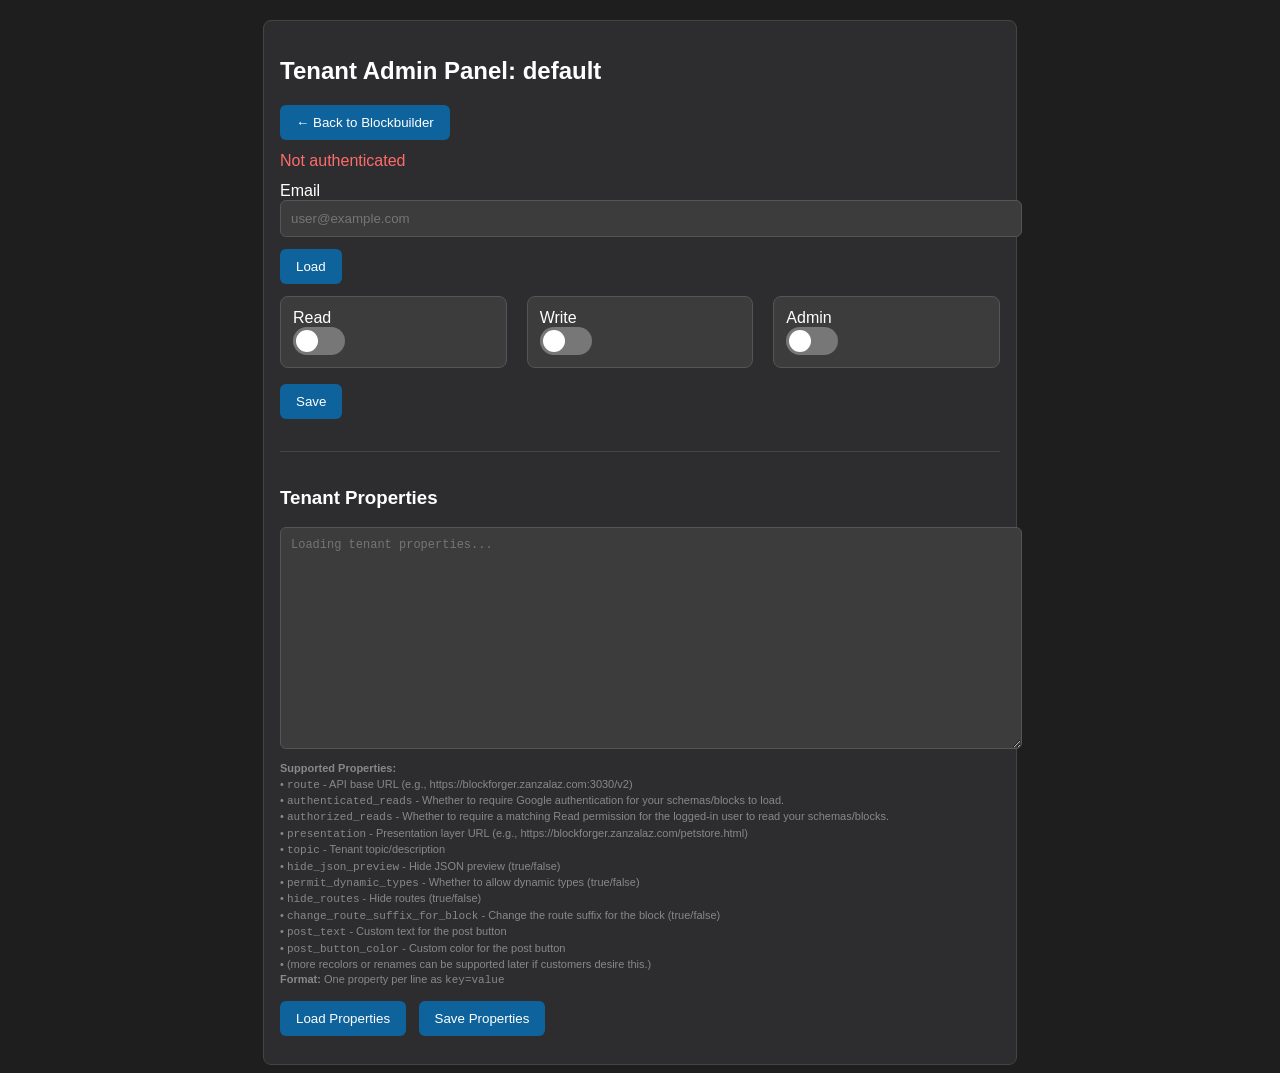
<file: public/admin.html>
<!DOCTYPE html>
<html>
<head>
  <meta charset="utf-8">
  <title>Admin Panel</title>
  <link rel="icon" href="favicon.ico">
  <meta name="viewport" content="width=device-width, initial-scale=1" />
  <style>
    body { font-family: Segoe UI, Arial, sans-serif; margin: 0; padding: 20px; background: #1e1e1e; color: #fff; }
    .card { background:#2d2d30; border:1px solid #444; border-radius:8px; padding:16px; max-width:720px; margin:0 auto; }
    .row { margin: 12px 0; }
    input[type=email], input[type=text] { width:100%; padding:10px; border-radius:6px; border:1px solid #555; background:#3c3c3c; color:#fff; }
    button { background:#0e639c; color:#fff; border:none; padding:10px 16px; border-radius:6px; cursor:pointer; }
    button:disabled { background:#555; cursor:not-allowed; }
    .sliders { display:flex; gap:20px; margin-top:12px; }
    .slider { flex:1; background:#3c3c3c; padding:12px; border-radius:8px; border:1px solid #555; }
    .switch { position: relative; display: inline-block; width: 52px; height: 28px; }
    .switch input { opacity: 0; width: 0; height: 0; }
    .slider-toggle { position: absolute; cursor: pointer; top: 0; left: 0; right: 0; bottom: 0; background-color: #777; transition: .2s; border-radius: 28px; }
    .slider-toggle:before { position: absolute; content: ""; height: 22px; width: 22px; left: 3px; bottom: 3px; background-color: white; transition: .2s; border-radius: 50%; }
    input:checked + .slider-toggle { background-color: #2196F3; }
    input:checked + .slider-toggle:before { transform: translateX(24px); }
    .hidden { display:none; }
    .error { color:#ff6b6b; }
    .ok { color:#6cbf6c; }
  </style>
</head>
<body>
  <div class="card">
    <h2>Tenant Admin Panel: <strong id="currentTenant">Loading...</strong></h2>
    <div class="row">
      <button id="backBtn" onclick="goBack()">← Back to Blockbuilder</button>
    </div>
    <div id="status" class="row">Checking permissions...</div>
    <div class="row">
      <label>Email</label>
      <input id="email" type="email" placeholder="user@example.com" />
    </div>
    <div class="row">
      <button id="loadBtn">Load</button>
    </div>
    <div id="controls" class="row">
      <div class="sliders">
        <div class="slider"><div>Read</div><label class="switch"><input id="readToggle" type="checkbox"><span class="slider-toggle"></span></label></div>
        <div class="slider"><div>Write</div><label class="switch"><input id="writeToggle" type="checkbox"><span class="slider-toggle"></span></label></div>
        <div class="slider"><div>Admin</div><label class="switch"><input id="adminToggle" type="checkbox"><span class="slider-toggle"></span></label></div>
      </div>
      <div class="row" style="margin-top:16px"><button id="saveBtn">Save</button></div>
      <div id="saveStatus" class="row"></div>
    </div>
    
    <!-- Tenant Properties Editor -->
    <div class="row" style="margin-top: 32px; border-top: 1px solid #444; padding-top: 16px;">
      <h3>Tenant Properties</h3>
      <div class="row">
        <textarea id="tenantProperties" style="width:100%; height:200px; padding:10px; border-radius:6px; border:1px solid #555; background:#3c3c3c; color:#fff; font-family: monospace; font-size:12px;" placeholder="Loading tenant properties..."></textarea>
        <div style="font-size: 11px; color: #888; margin-top: 8px; line-height: 1.4;">
          <strong>Supported Properties:</strong><br>
          • <code>route</code> - API base URL (e.g., https://blockforger.zanzalaz.com:3030/v2)<br>
          • <code>authenticated_reads</code> - Whether to require Google authentication for your schemas/blocks to load.<br>
          • <code>authorized_reads</code> - Whether to require a matching Read permission for the logged-in user to read your schemas/blocks.<br>
          • <code>presentation</code> - Presentation layer URL (e.g., https://blockforger.zanzalaz.com/petstore.html)<br>
          • <code>topic</code> - Tenant topic/description<br>
          • <code>hide_json_preview</code> - Hide JSON preview (true/false)<br>
          • <code>permit_dynamic_types</code> - Whether to allow dynamic types (true/false)<br>
          • <code>hide_routes</code> - Hide routes (true/false)<br>
          • <code>change_route_suffix_for_block</code> - Change the route suffix for the block (true/false)<br>
          • <code>post_text</code> - Custom text for the post button<br>
          • <code>post_button_color</code> - Custom color for the post button<br>
          • (more recolors or renames can be supported later if customers desire this.)
          <br>
          <strong>Format:</strong> One property per line as <code>key=value</code>
        </div>
      </div>
      <div class="row" style="margin-top:12px;">
        <button id="loadPropertiesBtn">Load Properties</button>
        <button id="savePropertiesBtn" style="margin-left:8px;">Save Properties</button>
      </div>
      <div id="propertiesStatus" class="row"></div>
    </div>
  </div>

  <!-- API Configuration -->
  <script type="text/javascript" src="api-config.js"></script>
  
  <script>
    const urlParams = new URLSearchParams(window.location.search);
    let tenant = urlParams.get('tenant');
    
    // If no tenant in URL, default to stored tenant from localStorage
    if (!tenant) {
      tenant = localStorage.getItem('last_tenant') || 'default';
      console.log('No tenant in URL, using stored tenant:', tenant);
    }
    
    // Update the current tenant display immediately
    document.getElementById('currentTenant').textContent = tenant;
    // Call API Gateway cross-origin directly
    const API_ROOT = (window.GOOGLE_OAUTH_CONFIG && (window.GOOGLE_OAUTH_CONFIG.API_ROOT || window.GOOGLE_OAUTH_CONFIG.API_BASE_URL))
      || window.API_CONFIG.API_BASE_URL;

    function getStoredToken() {
      try {
        const stored = localStorage.getItem('google_access_token');
        if (!stored) return null;
        let payload = null; try { payload = JSON.parse(stored); } catch(e) {}
        const token = (payload && payload.token) ? payload.token : stored;
        const notExpired = !payload || !payload.expiresAt || Date.now() < payload.expiresAt;
        return notExpired ? token : null;
      } catch(e) { return null; }
    }

    async function checkAdmin() {
      const token = getStoredToken();
      if (!tenant) { document.getElementById('status').innerHTML = '<span class="error">Missing tenant</span>'; return false; }
      if (!token) { document.getElementById('status').innerHTML = '<span class="error">Not authenticated</span>'; return false; }
      try {
        const body = {
          type: 'auth',
          body: { extension: tenant, google_access_token: token, scope: 'read' }
        };
        const res = await fetch(API_ROOT + '/auth', { method:'POST', headers: { 'Content-Type':'application/json' }, body: JSON.stringify(body) });
        let data = await res.json();
        if (data && typeof data.body === 'string') { try { data = JSON.parse(data.body); } catch(_){} }
        const isAdmin = (data && data.permissions && data.permissions.admin);
        if (isAdmin) {
          document.getElementById('status').innerHTML = '<span class="ok">Admin access granted</span>';
          return true;
        }
      } catch(e) { /* noop */ }
      document.getElementById('status').innerHTML = '<span class="error">Admin access required</span>';
      return false;
    }

    async function loadUser() {
      const email = document.getElementById('email').value.trim();
      const token = getStoredToken();
      if (!email) return;
      document.getElementById('saveStatus').textContent = '';
      try {
        // Query by email via manage endpoint with action=get (reuse path)
        const body = {
          type: 'manage_oauth_scopes',
          body: { extension: tenant, user_email: email, action: 'get' }
        };
        const res = await fetch(API_ROOT + '/manage_oauth_scopes', { method:'POST', headers: { 'Content-Type':'application/json', 'Authorization': 'Bearer ' + token }, body: JSON.stringify(body) });
        const json = await res.json();
        let data = json;
        if (data && typeof data.body === 'string') { try { data = JSON.parse(data.body); } catch(_){} }
        const scopes = (data && data.scopes) || [];
        document.getElementById('readToggle').checked = scopes.includes('read');
        document.getElementById('writeToggle').checked = scopes.includes('write');
        document.getElementById('adminToggle').checked = scopes.includes('admin');
        // Controls are now always visible
      } catch(e) { document.getElementById('saveStatus').textContent = 'Failed to load user'; }
    }

    async function saveUser() {
      const email = document.getElementById('email').value.trim();
      const token = getStoredToken();
      const scopes = [];
      if (document.getElementById('readToggle').checked) scopes.push('read');
      if (document.getElementById('writeToggle').checked) scopes.push('write');
      if (document.getElementById('adminToggle').checked) scopes.push('admin');
      try {
        const body = {
          type: 'manage_oauth_scopes',
          body: { extension: tenant, user_email: email, scopes: scopes, action: 'set' }
        };
        const res = await fetch(API_ROOT + '/manage_oauth_scopes', { method:'POST', headers: { 'Content-Type':'application/json', 'Authorization': 'Bearer ' + token }, body: JSON.stringify(body) });
        if (!res.ok) throw new Error('save failed');
        document.getElementById('saveStatus').innerHTML = '<span class="ok">Saved!</span>';
      } catch(e) { document.getElementById('saveStatus').innerHTML = '<span class="error">Save failed</span>'; }
    }

    function goBack() {
      // Navigate back to main page with tenant context preserved
      const currentUrl = new URL(window.location);
      const tenant = currentUrl.searchParams.get('tenant');
      const mainUrl = tenant ? `/?tenant=${encodeURIComponent(tenant)}` : '/';
      window.location.href = mainUrl;
    }

    // Add hierarchical permission logic
    function updatePermissionHierarchy(event) {
      const toggles = [
        document.getElementById('readToggle'),   // index 0
        document.getElementById('writeToggle'),  // index 1
        document.getElementById('adminToggle')   // index 2
      ];
      
      const clickedToggle = event.target;
      const clickedIndex = toggles.indexOf(clickedToggle);
      
      if (clickedToggle.checked) {
        // Permission gained: Set all lower level permissions True
        for (let i = 0; i < clickedIndex; i++) {
          toggles[i].checked = true;
        }
      } else {
        // Permission lost: Set all higher level permissions False
        for (let i = clickedIndex + 1; i < toggles.length; i++) {
          toggles[i].checked = false;
        }
      }
    }

    // Add event listeners for hierarchical permissions
    document.getElementById('readToggle').addEventListener('change', updatePermissionHierarchy);
    document.getElementById('writeToggle').addEventListener('change', updatePermissionHierarchy);
    document.getElementById('adminToggle').addEventListener('change', updatePermissionHierarchy);

    function loadTenantProperties() {
      try {
        // Load tenant properties from localStorage (stored by /schemas endpoint)
        const storedProperties = localStorage.getItem('tenant_properties');
        
        if (storedProperties) {
          const properties = JSON.parse(storedProperties);
          
          // Convert properties object to key=value format (newline delimited)
          const propertiesText = Object.entries(properties)
            .map(([key, value]) => `${key}=${value}`)
            .join('\n');
          
          document.getElementById('tenantProperties').value = propertiesText;
          document.getElementById('propertiesStatus').innerHTML = '<span class="ok">Properties loaded from cache</span>';
        } else {
          document.getElementById('tenantProperties').value = '';
          document.getElementById('propertiesStatus').innerHTML = '<span class="ok">No properties found</span>';
        }
      } catch(e) { 
        console.error('Failed to load tenant properties from cache:', e);
        document.getElementById('propertiesStatus').innerHTML = '<span class="error">Failed to load properties: ' + e.message + '</span>'; 
      }
    }

    async function saveTenantProperties() {
      const token = getStoredToken();
      const propertiesText = document.getElementById('tenantProperties').value.trim();
      
      if (!tenant) { 
        document.getElementById('propertiesStatus').innerHTML = '<span class="error">Missing tenant</span>'; 
        return; 
      }
      if (!token) { 
        document.getElementById('propertiesStatus').innerHTML = '<span class="error">Not authenticated</span>'; 
        return; 
      }
      
      try {
        // Parse key=value format into properties object
        const properties = {};
        if (propertiesText) {
          const lines = propertiesText.split('\n');
          for (const line of lines) {
            const trimmedLine = line.trim();
            if (trimmedLine && trimmedLine.includes('=')) {
              const [key, ...valueParts] = trimmedLine.split('=');
              const value = valueParts.join('='); // Handle values that contain '='
              properties[key.trim()] = value.trim();
            }
          }
        }
        
        // Save tenant properties using the correct format
        const body = {
          type: 'json',
          body: { 
            extension: tenant, 
            schema: [], // Empty schema array as specified
            properties: properties
          }
        };
        
        const res = await fetch(API_ROOT + '/json', { 
          method: 'POST', 
          headers: { 
            'Content-Type': 'application/json', 
            'Authorization': 'Bearer ' + token 
          }, 
          body: JSON.stringify(body) 
        });
        
        if (!res.ok) {
          throw new Error(`HTTP ${res.status}: ${res.statusText}`);
        }
        
        // Update localStorage with new properties
        localStorage.setItem('tenant_properties', JSON.stringify(properties));
        
        document.getElementById('propertiesStatus').innerHTML = '<span class="ok">Properties saved successfully!</span>';
      } catch(e) { 
        console.error('Failed to save tenant properties:', e);
        document.getElementById('propertiesStatus').innerHTML = '<span class="error">Failed to save properties: ' + e.message + '</span>'; 
      }
    }

    document.getElementById('loadBtn').addEventListener('click', loadUser);
    document.getElementById('saveBtn').addEventListener('click', saveUser);
    document.getElementById('loadPropertiesBtn').addEventListener('click', loadTenantProperties);
    document.getElementById('savePropertiesBtn').addEventListener('click', saveTenantProperties);

    (async () => { 
      if (await checkAdmin()) { 
        // Load tenant properties when admin access is confirmed
        await loadTenantProperties();
      } 
    })();
  </script>
</body>
</html>
</file>
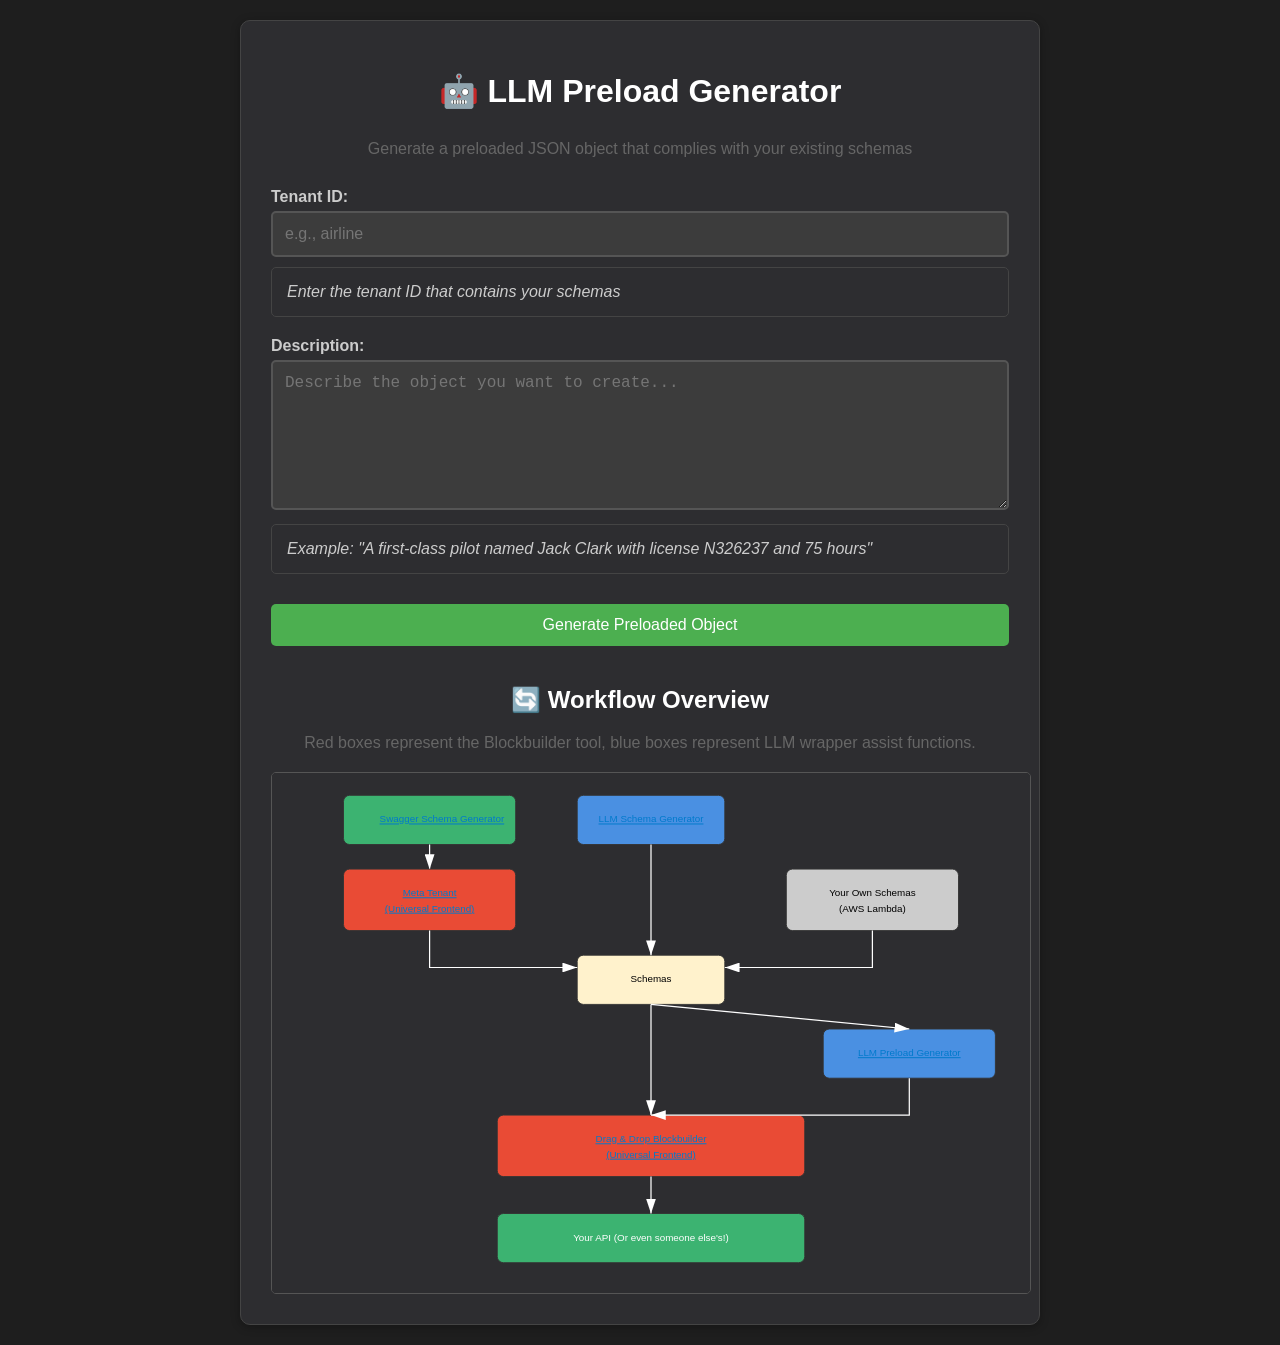
<file: public/llm-preload.html>
<!DOCTYPE html>
<html lang="en">
<head>
    <meta charset="UTF-8">
    <meta name="viewport" content="width=device-width, initial-scale=1.0">
    <title>LLM Preload - JSON Block Builder</title>
    <style>
        body {
            font-family: 'Segoe UI', Tahoma, Geneva, Verdana, sans-serif;
            max-width: 800px;
            margin: 0 auto;
            padding: 20px;
            background-color: #1e1e1e;
            color: #ffffff;
        }
        .container {
            background: #2d2d30;
            padding: 30px;
            border-radius: 10px;
            box-shadow: 0 2px 10px rgba(0,0,0,0.3);
            border: 1px solid #444;
        }
        h1 {
            color: #ffffff;
            text-align: center;
            margin-bottom: 30px;
        }
        .form-group {
            margin-bottom: 20px;
        }
        label {
            display: block;
            margin-bottom: 5px;
            font-weight: bold;
            color: #cccccc;
        }
        input[type="text"], textarea {
            width: 100%;
            padding: 12px;
            border: 2px solid #555;
            border-radius: 5px;
            font-size: 16px;
            box-sizing: border-box;
            background: #3c3c3c;
            color: #ffffff;
        }
        input[type="text"]:focus, textarea:focus {
            outline: none;
            border-color: #4CAF50;
        }
        textarea {
            height: 150px;
            resize: vertical;
        }
        button {
            background-color: #4CAF50;
            color: white;
            padding: 12px 30px;
            border: none;
            border-radius: 5px;
            cursor: pointer;
            font-size: 16px;
            width: 100%;
            margin-top: 10px;
        }
        button:hover {
            background-color: #45a049;
        }
        button:disabled {
            background-color: #555;
            cursor: not-allowed;
        }
        .loading {
            text-align: center;
            color: #cccccc;
            margin-top: 20px;
        }
        .error {
            background-color: #3a1e1e;
            color: #f44336;
            padding: 15px;
            border-radius: 5px;
            margin-top: 20px;
            border-left: 4px solid #f44336;
        }
        .success {
            background-color: #1e3a1e;
            color: #4caf50;
            padding: 15px;
            border-radius: 5px;
            margin-top: 20px;
            border-left: 4px solid #4caf50;
        }
        .example {
            background-color: #2d2d30;
            color: #cccccc;
            padding: 15px;
            border-radius: 5px;
            margin-top: 10px;
            font-style: italic;
            border: 1px solid #444;
        }
        
        /* SVG Responsive Styling */
        #workflowSvg {
            width: 100%;
            text-align: center;
            overflow: hidden;
            border: 1px solid #555;
            border-radius: 5px;
            padding: 10px;
            background: #2d2d30;
            max-height: 500px;
            overflow: auto;
        }
        
        #workflowSvg svg {
            width: 100% !important;
            height: auto !important;
            max-width: none !important;
            max-height: none !important;
            display: block;
            margin: 0 auto;
        }
    </style>
</head>
<body>
    <div class="container">
        <h1>🤖 LLM Preload Generator</h1>
        <p style="text-align: center; color: #666; margin-bottom: 30px;">
            Generate a preloaded JSON object that complies with your existing schemas
        </p>
        
        <form id="preloadForm">
            <div class="form-group">
                <label for="tenant">Tenant ID:</label>
                <input type="text" id="tenant" name="tenant" placeholder="e.g., airline" required>
                <div class="example">
                    Enter the tenant ID that contains your schemas
                </div>
            </div>
            
            <div class="form-group">
                <label for="prompt">Description:</label>
                <textarea id="prompt" name="prompt" placeholder="Describe the object you want to create..." required></textarea>
                <div class="example">
                    Example: "A first-class pilot named Jack Clark with license N326237 and 75 hours"
                </div>
            </div>
            
            <button type="submit" id="submitBtn">Generate Preloaded Object</button>
        </form>
        
        <div id="loading" class="loading" style="display: none;">
            <p>🔄 Generating your preloaded object...</p>
            <p>This may take a few moments while we validate against your schemas.</p>
        </div>
        
        <div id="error" class="error" style="display: none;"></div>
        <div id="success" class="success" style="display: none;"></div>
        
        <div style="margin-top: 40px; text-align: center;">
            <h2>🔄 Workflow Overview</h2>
            <p style="color: #666; margin-bottom: 20px;">
                Red boxes represent the Blockbuilder tool, blue boxes represent LLM wrapper assist functions.
            </p>
            <div id="workflowSvg"></div>
        </div>
    </div>

    <!-- API Configuration -->
    <script type="text/javascript" src="api-config.js"></script>

    <script>
        // Populate tenant textbox from URL parameter on page load
        const urlParams = new URLSearchParams(window.location.search);
        const tenant = urlParams.get('tenant');
        if (tenant) {
            document.getElementById('tenant').value = tenant;
        }
        
        // Load and embed the workflows SVG
        fetch('workflows.svg')
            .then(response => response.text())
            .then(svgContent => {
                // Replace tenant=sample (but not tenant=meta) with current tenant in all links
                const currentTenant = tenant || 'meta';
                const updatedSvg = svgContent.replace(/tenant=sample/g, `tenant=${encodeURIComponent(currentTenant)}`);
                document.getElementById('workflowSvg').innerHTML = updatedSvg;
                
                // Fix SVG scaling by setting proper viewBox and removing fixed dimensions
                const svgElement = document.querySelector('#workflowSvg svg');
                if (svgElement) {
                    const width = svgElement.getAttribute('width') || '1200';
                    const height = svgElement.getAttribute('height') || '950';
                    svgElement.setAttribute('viewBox', `0 0 ${width} ${height}`);
                    svgElement.removeAttribute('width');
                    svgElement.removeAttribute('height');
                }
            })
            .catch(error => {
                console.error('Failed to load workflows SVG:', error);
                document.getElementById('workflowSvg').innerHTML = '<p style="color: #666;">Workflow diagram unavailable</p>';
            });
        
        document.getElementById('preloadForm').addEventListener('submit', async function(e) {
            e.preventDefault();
            
            const tenant = document.getElementById('tenant').value.trim();
            const prompt = document.getElementById('prompt').value.trim();
            const submitBtn = document.getElementById('submitBtn');
            const loading = document.getElementById('loading');
            const error = document.getElementById('error');
            const success = document.getElementById('success');
            
            // Hide previous messages
            error.style.display = 'none';
            success.style.display = 'none';
            
            // Show loading
            loading.style.display = 'block';
            submitBtn.disabled = true;
            submitBtn.textContent = 'Generating...';
            
            try {
            const response = await fetch(window.API_CONFIG.LLM_PRELOAD_URL, {
                method: 'POST',
                headers: {
                    'Content-Type': 'application/json',
                },
                body: JSON.stringify({
                    type: 'llm-preload',
                    body: {
                        extension: tenant,
                        prompt: prompt
                    }
                })
            });
                
                const data = await response.json();
                
                if (response.ok) {
                    // Success - redirect to the main app with the preloaded data
                    // Parse the nested body field
                    const responseBody = JSON.parse(data.body);
                    const jsonObject = responseBody.json_object;
                    let rootSchema = responseBody.root_schema;
                    
                    // Remove .json extension if present and lowercase
                    if (rootSchema && rootSchema.endsWith('.json')) {
                        rootSchema = rootSchema.replace('.json', '');
                    }
                    if (rootSchema) {
                        rootSchema = rootSchema.toLowerCase();
                    }
                    
                    console.log('Extracted jsonObject:', jsonObject);
                    console.log('Extracted rootSchema:', rootSchema);
                    
                    // URL encode the JSON object
                    const encodedJson = encodeURIComponent(JSON.stringify(jsonObject));
                    
                    // Build the redirect URL
                    const redirectUrl = `/?tenant=${encodeURIComponent(tenant)}&initial=${encodedJson}&rootSchema=${encodeURIComponent(rootSchema)}`;
                    
                    console.log('Redirect URL:', redirectUrl);
                    
                    
                    success.innerHTML = `
                        <h3>✅ Success!</h3>
                        <p><strong>Detected Schema:</strong> ${rootSchema}</p>
                        <p><strong>Generated Object:</strong></p>
                        <pre style="background: white; padding: 10px; border-radius: 3px; overflow-x: auto;">${JSON.stringify(jsonObject, null, 2)}</pre>
                        <p><strong>Redirect URL:</strong></p>
                        <pre style="background: #f0f0f0; padding: 10px; border-radius: 3px; overflow-x: auto; font-size: 12px;">${redirectUrl}</pre>
                        <p>Auto-redirecting in <span id="countdown">3</span> seconds...</p>
                    `;
                    success.style.display = 'block';
                    
                    // Countdown timer
                    let countdown = 3;
                    const countdownElement = document.getElementById('countdown');
                    const countdownInterval = setInterval(() => {
                        countdown--;
                        if (countdownElement) {
                            countdownElement.textContent = countdown;
                        }
                        if (countdown <= 0) {
                            clearInterval(countdownInterval);
                            window.location.href = redirectUrl;
                        }
                    }, 1000);
                    
                } else {
                    // Error
                    error.innerHTML = `
                        <h3>❌ Error</h3>
                        <p><strong>${data.error}</strong></p>
                        ${data.errors ? `<p>Details: ${data.errors.join(', ')}</p>` : ''}
                        <p>Attempts made: ${data.attempts || 0}</p>
                    `;
                    error.style.display = 'block';
                }
                
            } catch (err) {
                error.innerHTML = `
                    <h3>❌ Network Error</h3>
                    <p>Failed to connect to the server: ${err.message}</p>
                `;
                error.style.display = 'block';
            } finally {
                // Hide loading and re-enable button
                loading.style.display = 'none';
                submitBtn.disabled = false;
                submitBtn.textContent = 'Generate Preloaded Object';
            }
        });
        
        // Add some example prompts when clicking in the textarea
        document.getElementById('prompt').addEventListener('focus', function() {
            if (!this.value) {
                this.placeholder = 'Examples:\n• "A first-class pilot named Jack Clark with license N326237 and 75 hours"\n• "A Boeing 737 flight from LAX to JFK"\n• "A passenger named Sarah Johnson with seat 12A"';
            }
        });
    </script>
</body>
</html>
</file>
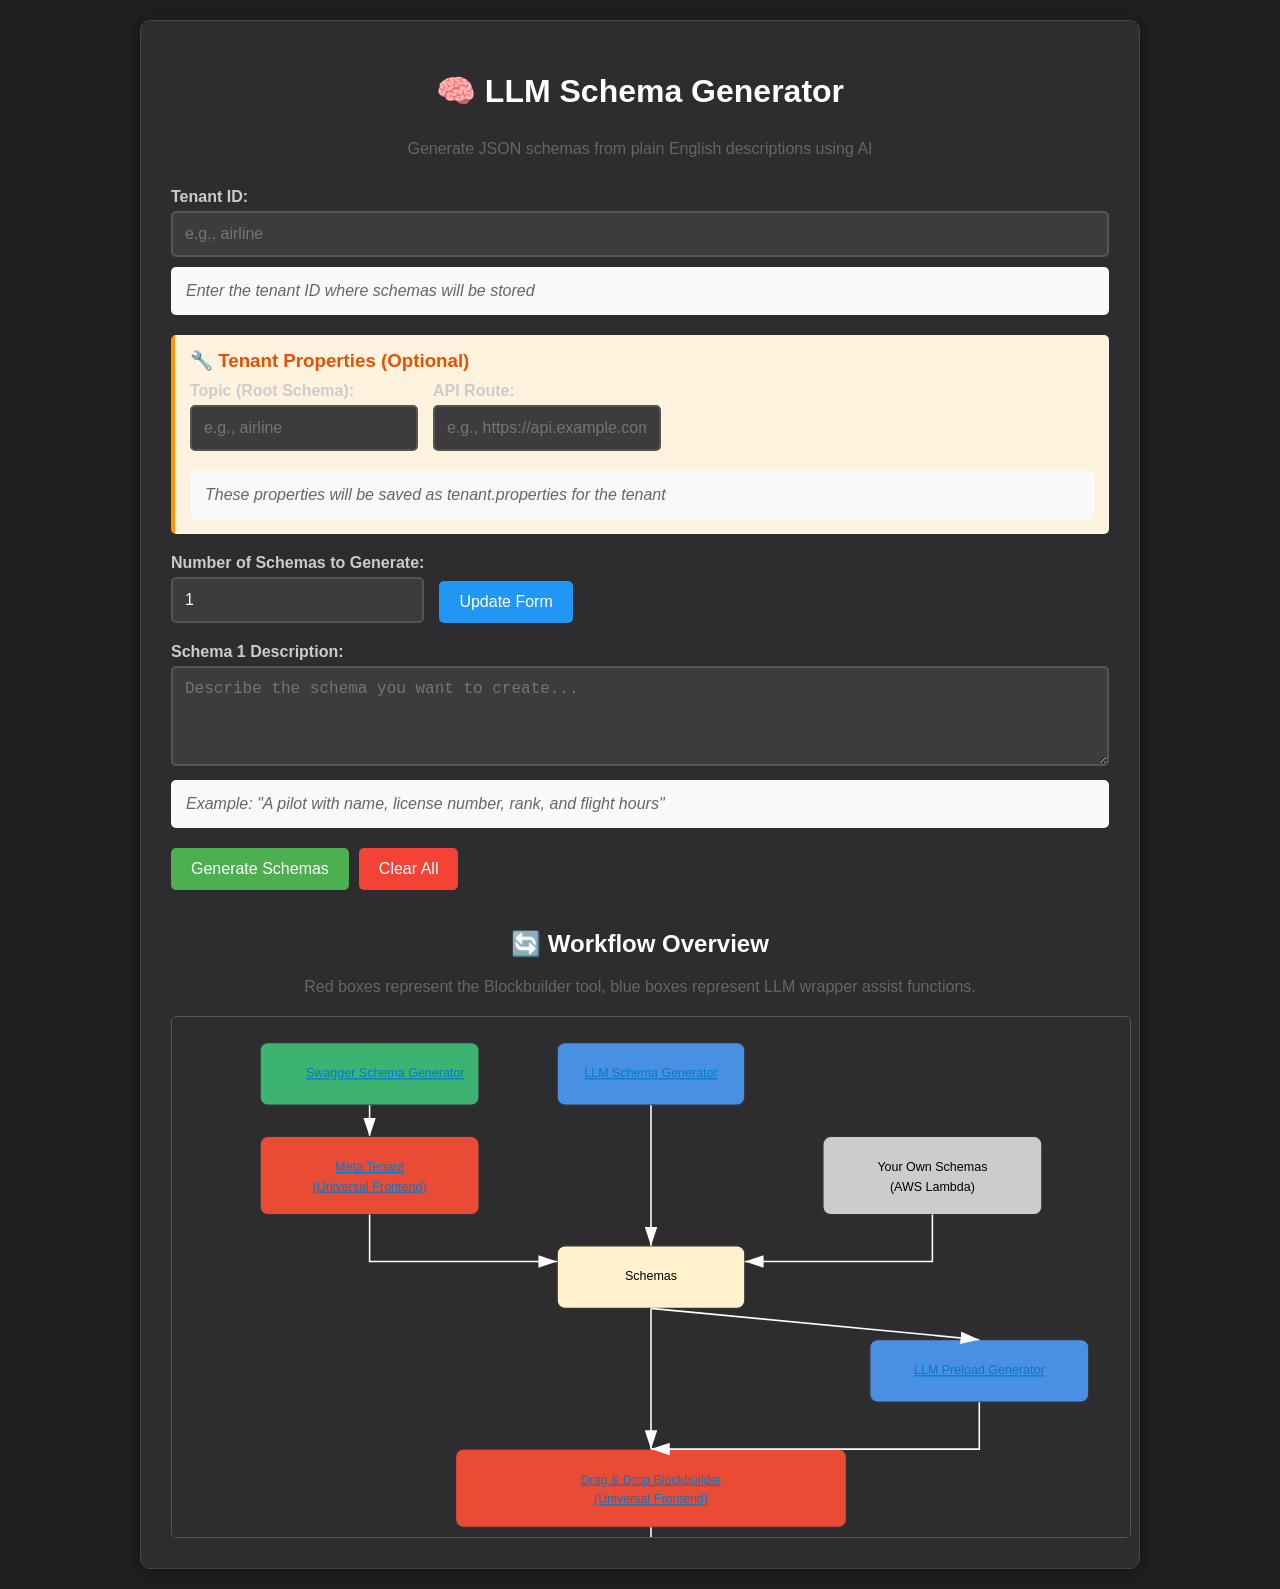
<file: public/llm-schema-generator.html>
<!DOCTYPE html>
<html lang="en">
<head>
    <meta charset="UTF-8">
    <meta name="viewport" content="width=device-width, initial-scale=1.0">
    <title>LLM Schema Generator - JSON Block Builder</title>
    <style>
        body {
            font-family: 'Segoe UI', Tahoma, Geneva, Verdana, sans-serif;
            max-width: 1000px;
            margin: 0 auto;
            padding: 20px;
            background-color: #1e1e1e;
            color: #ffffff;
        }
        .container {
            background: #2d2d30;
            padding: 30px;
            border-radius: 10px;
            box-shadow: 0 2px 10px rgba(0,0,0,0.3);
            border: 1px solid #444;
        }
        h1 {
            color: #ffffff;
            text-align: center;
            margin-bottom: 30px;
        }
        .form-group {
            margin-bottom: 20px;
        }
        .form-row {
            display: flex;
            gap: 15px;
            align-items: end;
            margin-bottom: 20px;
        }
        .form-row input {
            flex: 1;
        }
        .form-row button {
            flex: 0 0 auto;
            padding: 12px 20px;
        }
        label {
            display: block;
            margin-bottom: 5px;
            font-weight: bold;
            color: #cccccc;
        }
        input[type="text"], input[type="number"], textarea {
            width: 100%;
            padding: 12px;
            border: 2px solid #555;
            border-radius: 5px;
            font-size: 16px;
            box-sizing: border-box;
            background: #3c3c3c;
            color: #ffffff;
        }
        input[type="text"]:focus, input[type="number"]:focus, textarea:focus {
            outline: none;
            border-color: #4CAF50;
        }
        textarea {
            height: 100px;
            resize: vertical;
        }
        button {
            background-color: #4CAF50;
            color: white;
            padding: 12px 20px;
            border: none;
            border-radius: 5px;
            cursor: pointer;
            font-size: 16px;
        }
        button:hover {
            background-color: #45a049;
        }
        button:disabled {
            background-color: #cccccc;
            cursor: not-allowed;
        }
        .secondary-btn {
            background-color: #2196F3;
        }
        .secondary-btn:hover {
            background-color: #1976D2;
        }
        .danger-btn {
            background-color: #f44336;
        }
        .danger-btn:hover {
            background-color: #d32f2f;
        }
        .loading {
            text-align: center;
            color: #666;
            margin-top: 20px;
        }
        .error {
            background-color: #ffebee;
            color: #c62828;
            padding: 15px;
            border-radius: 5px;
            margin-top: 20px;
            border-left: 4px solid #c62828;
        }
        .success {
            background-color: #e8f5e8;
            color: #2e7d32;
            padding: 15px;
            border-radius: 5px;
            margin-top: 20px;
            border-left: 4px solid #2e7d32;
        }
        .example {
            background-color: #f8f9fa;
            padding: 15px;
            border-radius: 5px;
            margin-top: 10px;
            font-style: italic;
            color: #666;
        }
        .schema-item {
            background-color: #f8f9fa;
            padding: 15px;
            border-radius: 5px;
            margin-bottom: 15px;
            border-left: 4px solid #4CAF50;
        }
        .schema-item h4 {
            margin: 0 0 10px 0;
            color: #333;
        }
        .schema-content {
            background: white;
            padding: 10px;
            border-radius: 3px;
            font-family: monospace;
            white-space: pre-wrap;
            overflow-x: auto;
            max-height: 200px;
            overflow-y: auto;
        }
        .controls {
            display: flex;
            gap: 10px;
            margin-bottom: 20px;
            flex-wrap: wrap;
        }
        .tenant-properties {
            background-color: #fff3e0;
            padding: 15px;
            border-radius: 5px;
            margin-bottom: 20px;
            border-left: 4px solid #ff9800;
        }
        .tenant-properties h3 {
            margin: 0 0 10px 0;
            color: #e65100;
        }
        
        /* SVG Responsive Styling */
        #workflowSvg {
            width: 100%;
            text-align: center;
            overflow: hidden;
            border: 1px solid #555;
            border-radius: 5px;
            padding: 10px;
            background: #2d2d30;
            max-height: 500px;
            overflow: auto;
        }
        
        #workflowSvg svg {
            width: 100% !important;
            height: auto !important;
            max-width: none !important;
            max-height: none !important;
            display: block;
            margin: 0 auto;
        }
    </style>
</head>
<body>
    <div class="container">
        <h1>🧠 LLM Schema Generator</h1>
        <p style="text-align: center; color: #666; margin-bottom: 30px;">
            Generate JSON schemas from plain English descriptions using AI
        </p>
        
        <form id="schemaForm">
            <div class="form-group">
                <label for="tenant">Tenant ID:</label>
                <input type="text" id="tenant" name="tenant" placeholder="e.g., airline" required>
                <div class="example">
                    Enter the tenant ID where schemas will be stored
                </div>
            </div>
            
            <div class="tenant-properties">
                <h3>🔧 Tenant Properties (Optional)</h3>
                <div class="form-row">
                    <div>
                        <label for="topic">Topic (Root Schema):</label>
                        <input type="text" id="topic" name="topic" placeholder="e.g., airline">
                    </div>
                    <div>
                        <label for="route">API Route:</label>
                        <input type="text" id="route" name="route" placeholder="e.g., https://api.example.com">
                    </div>
                </div>
                <div class="example">
                    These properties will be saved as tenant.properties for the tenant
                </div>
            </div>
            
            <div class="form-group">
                <div class="form-row">
                    <div>
                        <label for="schemaCount">Number of Schemas to Generate:</label>
                        <input type="number" id="schemaCount" name="schemaCount" min="1" max="10" value="1" required>
                    </div>
                    <button type="button" id="updateCountBtn" class="secondary-btn">Update Form</button>
                </div>
            </div>
            
            <div id="schemaInputs">
                <!-- Dynamic schema inputs will be added here -->
            </div>
            
            <div class="controls">
                <button type="submit" id="submitBtn">Generate Schemas</button>
                <button type="button" id="clearBtn" class="danger-btn">Clear All</button>
            </div>
        </form>
        
        <div id="loading" class="loading" style="display: none;">
            <p>🔄 Generating your schemas...</p>
            <p>This may take a few moments while we process your descriptions.</p>
        </div>
        
        <div id="error" class="error" style="display: none;"></div>
        <div id="success" class="success" style="display: none;"></div>
        <div id="results" style="display: none;"></div>
        
        <div style="margin-top: 40px; text-align: center;">
            <h2>🔄 Workflow Overview</h2>
            <p style="color: #666; margin-bottom: 20px;">
                Red boxes represent the Blockbuilder tool, blue boxes represent LLM wrapper assist functions.
            </p>
            <div id="workflowSvg"></div>
        </div>
    </div>

    <!-- API Configuration -->
    <script type="text/javascript" src="api-config.js"></script>

    <script>
        let schemaCount = 1;
        
        // Populate tenant textbox from URL parameter on page load
        const urlParams = new URLSearchParams(window.location.search);
        const tenant = urlParams.get('tenant');
        if (tenant) {
            document.getElementById('tenant').value = tenant;
        }
        
        // Load and embed the workflows SVG
        fetch('workflows.svg')
            .then(response => response.text())
            .then(svgContent => {
                // Replace tenant=sample (but not tenant=meta) with current tenant in all links
                const currentTenant = tenant || 'meta';
                const updatedSvg = svgContent.replace(/tenant=sample/g, `tenant=${encodeURIComponent(currentTenant)}`);
                document.getElementById('workflowSvg').innerHTML = updatedSvg;
                
                // Fix SVG scaling by setting proper viewBox and removing fixed dimensions
                const svgElement = document.querySelector('#workflowSvg svg');
                if (svgElement) {
                    const width = svgElement.getAttribute('width') || '1200';
                    const height = svgElement.getAttribute('height') || '950';
                    svgElement.setAttribute('viewBox', `0 0 ${width} ${height}`);
                    svgElement.removeAttribute('width');
                    svgElement.removeAttribute('height');
                }
            })
            .catch(error => {
                console.error('Failed to load workflows SVG:', error);
                document.getElementById('workflowSvg').innerHTML = '<p style="color: #666;">Workflow diagram unavailable</p>';
            });
        
        // Initialize the form
        updateSchemaInputs();
        
        document.getElementById('updateCountBtn').addEventListener('click', function() {
            schemaCount = parseInt(document.getElementById('schemaCount').value);
            updateSchemaInputs();
        });
        
        document.getElementById('clearBtn').addEventListener('click', function() {
            if (confirm('Are you sure you want to clear all inputs?')) {
                document.getElementById('schemaForm').reset();
                schemaCount = 1;
                document.getElementById('schemaCount').value = 1;
                updateSchemaInputs();
                hideMessages();
            }
        });
        
        function updateSchemaInputs() {
            const container = document.getElementById('schemaInputs');
            container.innerHTML = '';
            
            for (let i = 0; i < schemaCount; i++) {
                const schemaDiv = document.createElement('div');
                schemaDiv.className = 'form-group';
                schemaDiv.innerHTML = `
                    <label for="schema${i}">Schema ${i + 1} Description:</label>
                    <textarea id="schema${i}" name="schema${i}" placeholder="Describe the schema you want to create..." required></textarea>
                    <div class="example">
                        Example: "A pilot with name, license number, rank, and flight hours"
                    </div>
                `;
                container.appendChild(schemaDiv);
            }
        }
        
        function hideMessages() {
            document.getElementById('loading').style.display = 'none';
            document.getElementById('error').style.display = 'none';
            document.getElementById('success').style.display = 'none';
            document.getElementById('results').style.display = 'none';
        }
        
        document.getElementById('schemaForm').addEventListener('submit', async function(e) {
            e.preventDefault();
            
            const tenant = document.getElementById('tenant').value.trim();
            const topic = document.getElementById('topic').value.trim();
            const route = document.getElementById('route').value.trim();
            
            // Collect schema descriptions
            const schemaDescriptions = [];
            for (let i = 0; i < schemaCount; i++) {
                const description = document.getElementById(`schema${i}`).value.trim();
                if (description) {
                    schemaDescriptions.push(description);
                }
            }
            
            if (schemaDescriptions.length === 0) {
                alert('Please enter at least one schema description.');
                return;
            }
            
            const submitBtn = document.getElementById('submitBtn');
            const loading = document.getElementById('loading');
            const error = document.getElementById('error');
            const success = document.getElementById('success');
            const results = document.getElementById('results');
            
            // Hide previous messages
            hideMessages();
            
            // Show loading
            loading.style.display = 'block';
            submitBtn.disabled = true;
            submitBtn.textContent = 'Generating...';
            
            try {
                // Prepare request body
                const requestBody = {
                    type: 'llm',
                    body: {
                        extension: tenant,
                        schema: schemaDescriptions
                    }
                };
                
                // Add tenant properties if provided
                const properties = {};
                if (topic) properties.topic = topic;
                if (route) properties.route = route;
                if (Object.keys(properties).length > 0) {
                    requestBody.properties = properties;
                }
                
                const response = await fetch(window.API_CONFIG.LLM_URL, {
                    method: 'POST',
                    headers: {
                        'Content-Type': 'application/json',
                    },
                    body: JSON.stringify(requestBody)
                });
                
                const data = await response.json();
                
                if (response.ok) {
                    // Success
                    success.innerHTML = `
                        <h3>✅ Success!</h3>
                        <p><strong>Generated ${data.generated_count} schemas</strong></p>
                        <p><strong>Uploaded ${data.uploaded_schemas ? data.uploaded_schemas.length : 0} schemas</strong></p>
                        ${data.failed_schemas ? `<p><strong>Failed:</strong> ${data.failed_schemas.length} schemas</p>` : ''}
                    `;
                    success.style.display = 'block';
                    
                    // Show the generated schemas
                    if (data.created_schemas && data.created_schemas.length > 0) {
                        results.innerHTML = '<h3>📄 Generated Schemas:</h3>';
                        data.created_schemas.forEach((schema, index) => {
                            const schemaDiv = document.createElement('div');
                            schemaDiv.className = 'schema-item';
                            schemaDiv.innerHTML = `
                                <h4>Schema ${index + 1}</h4>
                                <div class="schema-content">${schema}</div>
                            `;
                            results.appendChild(schemaDiv);
                        });
                        results.style.display = 'block';
                    }
                    
                } else {
                    // Error
                    error.innerHTML = `
                        <h3>❌ Error</h3>
                        <p><strong>${data.error}</strong></p>
                        ${data.failed_schemas ? `<p>Failed schemas: ${data.failed_schemas.join(', ')}</p>` : ''}
                    `;
                    error.style.display = 'block';
                }
                
            } catch (err) {
                error.innerHTML = `
                    <h3>❌ Network Error</h3>
                    <p>Failed to connect to the server: ${err.message}</p>
                `;
                error.style.display = 'block';
            } finally {
                // Hide loading and re-enable button
                loading.style.display = 'none';
                submitBtn.disabled = false;
                submitBtn.textContent = 'Generate Schemas';
            }
        });
        
        // Add example descriptions when focusing on textareas
        document.addEventListener('focusin', function(e) {
            if (e.target.tagName === 'TEXTAREA' && e.target.name.startsWith('schema') && !e.target.value) {
                e.target.placeholder = 'Examples:\n• "A pilot with name, license number, rank, and flight hours"\n• "A flight route with origin, destination, and duration"\n• "A passenger with name, seat number, and meal preference"';
            }
        });
    </script>
</body>
</html>
</file>
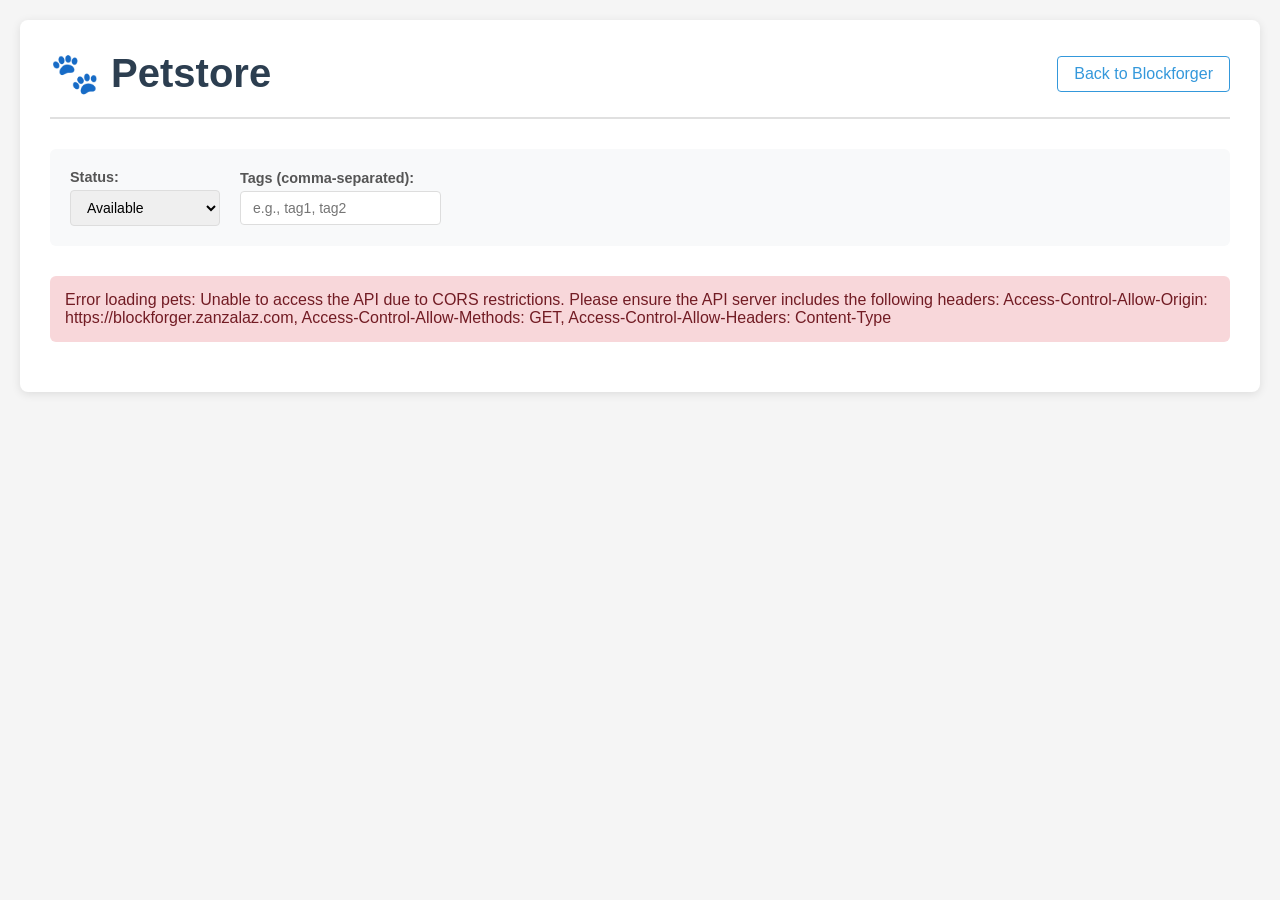
<file: public/petstore.html>
<!DOCTYPE html>
<html lang="en">
<head>
    <meta charset="UTF-8">
    <meta name="viewport" content="width=device-width, initial-scale=1.0">
    <title>Petstore - Pet Management</title>
    <style>
        body {
            font-family: -apple-system, BlinkMacSystemFont, 'Segoe UI', Roboto, Oxygen, Ubuntu, Cantarell, sans-serif;
            margin: 0;
            padding: 20px;
            background-color: #f5f5f5;
            color: #333;
        }
        
        .container {
            max-width: 1200px;
            margin: 0 auto;
            background: white;
            border-radius: 8px;
            box-shadow: 0 2px 10px rgba(0,0,0,0.1);
            padding: 30px;
        }
        
        .header {
            display: flex;
            justify-content: space-between;
            align-items: center;
            margin-bottom: 30px;
            padding-bottom: 20px;
            border-bottom: 2px solid #e0e0e0;
        }
        
        .header h1 {
            margin: 0;
            color: #2c3e50;
            font-size: 2.5em;
        }
        
        .nav-links {
            display: flex;
            gap: 15px;
        }
        
        .nav-links a {
            color: #3498db;
            text-decoration: none;
            padding: 8px 16px;
            border: 1px solid #3498db;
            border-radius: 4px;
            transition: all 0.3s ease;
        }
        
        .nav-links a:hover {
            background-color: #3498db;
            color: white;
        }
        
        .filters {
            display: flex;
            gap: 20px;
            margin-bottom: 30px;
            padding: 20px;
            background-color: #f8f9fa;
            border-radius: 6px;
            align-items: center;
        }
        
        .filter-group {
            display: flex;
            flex-direction: column;
            gap: 5px;
        }
        
        .filter-group label {
            font-weight: 600;
            color: #555;
            font-size: 0.9em;
        }
        
        .filter-group select,
        .filter-group input {
            padding: 8px 12px;
            border: 1px solid #ddd;
            border-radius: 4px;
            font-size: 14px;
            min-width: 150px;
        }
        
        .filter-group select:focus,
        .filter-group input:focus {
            outline: none;
            border-color: #3498db;
            box-shadow: 0 0 0 2px rgba(52, 152, 219, 0.2);
        }
        
        .pets-table {
            width: 100%;
            border-collapse: collapse;
            margin-top: 20px;
        }
        
        .pets-table th,
        .pets-table td {
            padding: 12px;
            text-align: left;
            border-bottom: 1px solid #e0e0e0;
        }
        
        .pets-table th {
            background-color: #f8f9fa;
            font-weight: 600;
            color: #555;
        }
        
        .pets-table tr:hover {
            background-color: #f8f9fa;
        }
        
        .pets-table a {
            color: #3498db;
            text-decoration: none;
            font-weight: 500;
        }
        
        .pets-table a:hover {
            text-decoration: underline;
        }
        
        .status-badge {
            padding: 4px 8px;
            border-radius: 12px;
            font-size: 0.8em;
            font-weight: 600;
            text-transform: uppercase;
        }
        
        .status-available {
            background-color: #d4edda;
            color: #155724;
        }
        
        .status-pending {
            background-color: #fff3cd;
            color: #856404;
        }
        
        .status-sold {
            background-color: #f8d7da;
            color: #721c24;
        }
        
        .pet-detail {
            display: none;
        }
        
        .pet-detail.active {
            display: block;
        }
        
        .pet-info {
            display: grid;
            grid-template-columns: 1fr 1fr;
            gap: 30px;
            margin-bottom: 30px;
        }
        
        .pet-basic-info {
            background-color: #f8f9fa;
            padding: 20px;
            border-radius: 6px;
        }
        
        .pet-basic-info h3 {
            margin-top: 0;
            color: #2c3e50;
        }
        
        .info-row {
            display: flex;
            justify-content: space-between;
            margin-bottom: 10px;
            padding: 8px 0;
            border-bottom: 1px solid #e0e0e0;
        }
        
        .info-row:last-child {
            border-bottom: none;
        }
        
        .info-label {
            font-weight: 600;
            color: #555;
        }
        
        .info-value {
            color: #333;
        }
        
        .pet-photos {
            background-color: #f8f9fa;
            padding: 20px;
            border-radius: 6px;
        }
        
        .pet-photos h3 {
            margin-top: 0;
            color: #2c3e50;
        }
        
        .photo-grid {
            display: grid;
            grid-template-columns: repeat(auto-fill, minmax(200px, 1fr));
            gap: 15px;
            margin-top: 15px;
        }
        
        .photo-item {
            position: relative;
            border-radius: 6px;
            overflow: hidden;
            box-shadow: 0 2px 8px rgba(0,0,0,0.1);
        }
        
        .photo-item img {
            width: 100%;
            height: 150px;
            object-fit: cover;
            display: block;
        }
        
        .loading {
            text-align: center;
            padding: 40px;
            color: #666;
            font-style: italic;
        }
        
        .error {
            background-color: #f8d7da;
            color: #721c24;
            padding: 15px;
            border-radius: 6px;
            margin: 20px 0;
        }
        
        .tags {
            display: flex;
            flex-wrap: wrap;
            gap: 5px;
        }
        
        .tag {
            background-color: #e9ecef;
            color: #495057;
            padding: 4px 8px;
            border-radius: 12px;
            font-size: 0.8em;
        }
        
        @media (max-width: 768px) {
            .pet-info {
                grid-template-columns: 1fr;
            }
            
            .filters {
                flex-direction: column;
                align-items: stretch;
            }
            
            .filter-group {
                width: 100%;
            }
            
            .filter-group select,
            .filter-group input {
                width: 100%;
            }
        }
    </style>
</head>
<body>
    <div class="container">
        <div class="header">
            <h1>🐾 Petstore</h1>
            <div class="nav-links">
                <a href="#" id="backButton" style="display: none;">← Back to List</a>
                <a href="https://blockforger.zanzalaz.com/index.html?tenant=petstore">Back to Blockforger</a>
            </div>
        </div>

        <!-- Pet List View -->
        <div id="petListView">
            <div class="filters">
                <div class="filter-group">
                    <label for="statusFilter">Status:</label>
                    <select id="statusFilter">
                        <option value="available">Available</option>
                        <option value="pending">Pending</option>
                        <option value="sold">Sold</option>
                    </select>
                </div>
                <div class="filter-group">
                    <label for="tagsFilter">Tags (comma-separated):</label>
                    <input type="text" id="tagsFilter" placeholder="e.g., tag1, tag2">
                </div>
            </div>

            <div id="loadingMessage" class="loading">Loading pets...</div>
            <div id="errorMessage" class="error" style="display: none;"></div>
            
            <table class="pets-table" id="petsTable" style="display: none;">
                <thead>
                    <tr>
                        <th>ID</th>
                        <th>Name</th>
                        <th>Category</th>
                        <th>Status</th>
                        <th>Tags</th>
                    </tr>
                </thead>
                <tbody id="petsTableBody">
                </tbody>
            </table>
        </div>

        <!-- Pet Detail View -->
        <div id="petDetailView" class="pet-detail">
            <div id="petDetailLoading" class="loading">Loading pet details...</div>
            <div id="petDetailError" class="error" style="display: none;"></div>
            <div id="petDetailContent" style="display: none;">
                <div class="pet-info">
                    <div class="pet-basic-info">
                        <h3>Pet Information</h3>
                        <div class="info-row">
                            <span class="info-label">ID:</span>
                            <span class="info-value" id="petId"></span>
                        </div>
                        <div class="info-row">
                            <span class="info-label">Name:</span>
                            <span class="info-value" id="petName"></span>
                        </div>
                        <div class="info-row">
                            <span class="info-label">Category:</span>
                            <span class="info-value" id="petCategory"></span>
                        </div>
                        <div class="info-row">
                            <span class="info-label">Status:</span>
                            <span class="info-value" id="petStatus"></span>
                        </div>
                        <div class="info-row">
                            <span class="info-label">Tags:</span>
                            <span class="info-value" id="petTags"></span>
                        </div>
                    </div>
                    <div class="pet-photos">
                        <h3>Photos</h3>
                        <div class="photo-grid" id="petPhotos">
                        </div>
                    </div>
                </div>
            </div>
        </div>
    </div>

    <script>
        const API_BASE = 'https://blockforger.zanzalaz.com:3030/v2';
        const FALLBACK_IMAGE = 'https://demofree.sirv.com/nope-not-here.jpg';

        // Get URL parameters
        function getUrlParameter(name) {
            const urlParams = new URLSearchParams(window.location.search);
            return urlParams.get(name);
        }

        // Update URL without page reload
        function updateUrl(params) {
            const url = new URL(window.location);
            Object.keys(params).forEach(key => {
                if (params[key]) {
                    url.searchParams.set(key, params[key]);
                } else {
                    url.searchParams.delete(key);
                }
            });
            window.history.pushState({}, '', url);
        }

        // Show/hide views
        function showPetListView() {
            document.getElementById('petListView').style.display = 'block';
            document.getElementById('petDetailView').style.display = 'none';
            document.getElementById('backButton').style.display = 'none';
        }

        function showPetDetailView() {
            document.getElementById('petListView').style.display = 'none';
            document.getElementById('petDetailView').style.display = 'block';
            document.getElementById('backButton').style.display = 'inline-block';
        }

        // Make API request with CORS headers
        async function makeApiRequest(url) {
            try {
                // First, try a simple GET request without custom headers to avoid preflight
                const response = await fetch(url, {
                    method: 'GET',
                    mode: 'cors',
                    credentials: 'omit'
                });

                if (!response.ok) {
                    throw new Error(`HTTP error! status: ${response.status}`);
                }

                return await response.json();
            } catch (error) {
                console.error('API request failed:', error);
                // If CORS fails, try with no-cors mode and handle the opaque response
                try {
                    const response = await fetch(url, {
                        method: 'GET',
                        mode: 'no-cors'
                    });
                    
                    // With no-cors, we can't read the response body, so we need to handle this differently
                    throw new Error('CORS policy prevents access to the API. The server needs to include proper CORS headers.');
                } catch (corsError) {
                    throw new Error('Unable to access the API due to CORS restrictions. Please ensure the API server includes the following headers: Access-Control-Allow-Origin: https://blockforger.zanzalaz.com, Access-Control-Allow-Methods: GET, Access-Control-Allow-Headers: Content-Type');
                }
            }
        }

        // Load pets list
        async function loadPets() {
            const statusFilter = document.getElementById('statusFilter').value;
            const tagsFilter = document.getElementById('tagsFilter').value.trim();
            
            document.getElementById('loadingMessage').style.display = 'block';
            document.getElementById('errorMessage').style.display = 'none';
            document.getElementById('petsTable').style.display = 'none';

            try {
                let pets = [];
                
                if (tagsFilter) {
                    // Filter by tags
                    const tags = tagsFilter.split(',').map(tag => tag.trim()).filter(tag => tag);
                    const tagsParam = tags.join(',');
                    pets = await makeApiRequest(`${API_BASE}/pet/findByTags?tags=${encodeURIComponent(tagsParam)}`);
                } else {
                    // Filter by status
                    pets = await makeApiRequest(`${API_BASE}/pet/findByStatus?status=${statusFilter}`);
                }

                displayPets(pets);
            } catch (error) {
                document.getElementById('errorMessage').textContent = `Error loading pets: ${error.message}`;
                document.getElementById('errorMessage').style.display = 'block';
            } finally {
                document.getElementById('loadingMessage').style.display = 'none';
            }
        }

        // Display pets in table
        function displayPets(pets) {
            const tbody = document.getElementById('petsTableBody');
            tbody.innerHTML = '';

            if (pets.length === 0) {
                tbody.innerHTML = '<tr><td colspan="5" style="text-align: center; color: #666;">No pets found</td></tr>';
            } else {
                pets.forEach(pet => {
                    const row = document.createElement('tr');
                    
                    const tagsHtml = pet.tags && pet.tags.length > 0 
                        ? pet.tags.map(tag => `<span class="tag">${tag.name || tag}</span>`).join('')
                        : '<span style="color: #999;">No tags</span>';
                    
                    row.innerHTML = `
                        <td>${pet.id || 'N/A'}</td>
                        <td><a href="?id=${pet.id}">${pet.name || 'Unnamed'}</a></td>
                        <td>${pet.category ? pet.category.name : 'N/A'}</td>
                        <td><span class="status-badge status-${pet.status || 'unknown'}">${pet.status || 'Unknown'}</span></td>
                        <td><div class="tags">${tagsHtml}</div></td>
                    `;
                    
                    tbody.appendChild(row);
                });
            }

            document.getElementById('petsTable').style.display = 'table';
        }

        // Load individual pet details
        async function loadPetDetail(petId) {
            document.getElementById('petDetailLoading').style.display = 'block';
            document.getElementById('petDetailError').style.display = 'none';
            document.getElementById('petDetailContent').style.display = 'none';

            try {
                const pet = await makeApiRequest(`${API_BASE}/pet/${petId}`);
                displayPetDetail(pet);
            } catch (error) {
                document.getElementById('petDetailError').textContent = `Error loading pet details: ${error.message}`;
                document.getElementById('petDetailError').style.display = 'block';
            } finally {
                document.getElementById('petDetailLoading').style.display = 'none';
            }
        }

        // Display pet details
        function displayPetDetail(pet) {
            // Basic info
            document.getElementById('petId').textContent = pet.id || 'N/A';
            document.getElementById('petName').textContent = pet.name || 'Unnamed';
            document.getElementById('petCategory').textContent = pet.category ? pet.category.name : 'N/A';
            
            const statusElement = document.getElementById('petStatus');
            statusElement.innerHTML = `<span class="status-badge status-${pet.status || 'unknown'}">${pet.status || 'Unknown'}</span>`;
            
            // Tags
            const tagsElement = document.getElementById('petTags');
            if (pet.tags && pet.tags.length > 0) {
                tagsElement.innerHTML = pet.tags.map(tag => `<span class="tag">${tag.name || tag}</span>`).join('');
            } else {
                tagsElement.innerHTML = '<span style="color: #999;">No tags</span>';
            }

            // Photos
            const photosContainer = document.getElementById('petPhotos');
            photosContainer.innerHTML = '';

            if (pet.photoUrls && pet.photoUrls.length > 0) {
                pet.photoUrls.forEach((photoUrl, index) => {
                    const photoItem = document.createElement('div');
                    photoItem.className = 'photo-item';
                    
                    const img = document.createElement('img');
                    img.src = photoUrl;
                    img.alt = `Pet photo ${index + 1}`;
                    img.onerror = function() {
                        this.src = FALLBACK_IMAGE;
                    };
                    
                    photoItem.appendChild(img);
                    photosContainer.appendChild(photoItem);
                });
            } else {
                photosContainer.innerHTML = '<p style="color: #666; text-align: center;">No photos available</p>';
            }

            document.getElementById('petDetailContent').style.display = 'block';
        }

        // Event listeners
        document.getElementById('statusFilter').addEventListener('change', () => {
            document.getElementById('tagsFilter').value = '';
            loadPets();
        });

        document.getElementById('tagsFilter').addEventListener('input', (e) => {
            if (e.target.value.trim()) {
                document.getElementById('statusFilter').value = 'available';
            }
            loadPets();
        });

        document.getElementById('backButton').addEventListener('click', (e) => {
            e.preventDefault();
            updateUrl({});
            showPetListView();
            loadPets();
        });

        // Handle browser back/forward
        window.addEventListener('popstate', () => {
            const petId = getUrlParameter('id');
            if (petId) {
                showPetDetailView();
                loadPetDetail(petId);
            } else {
                showPetListView();
                loadPets();
            }
        });

        // Initialize page
        function initializePage() {
            const petId = getUrlParameter('id');
            
            if (petId) {
                showPetDetailView();
                loadPetDetail(petId);
            } else {
                showPetListView();
                loadPets();
            }
        }

        // Start the application
        initializePage();
    </script>
</body>
</html>
</file>
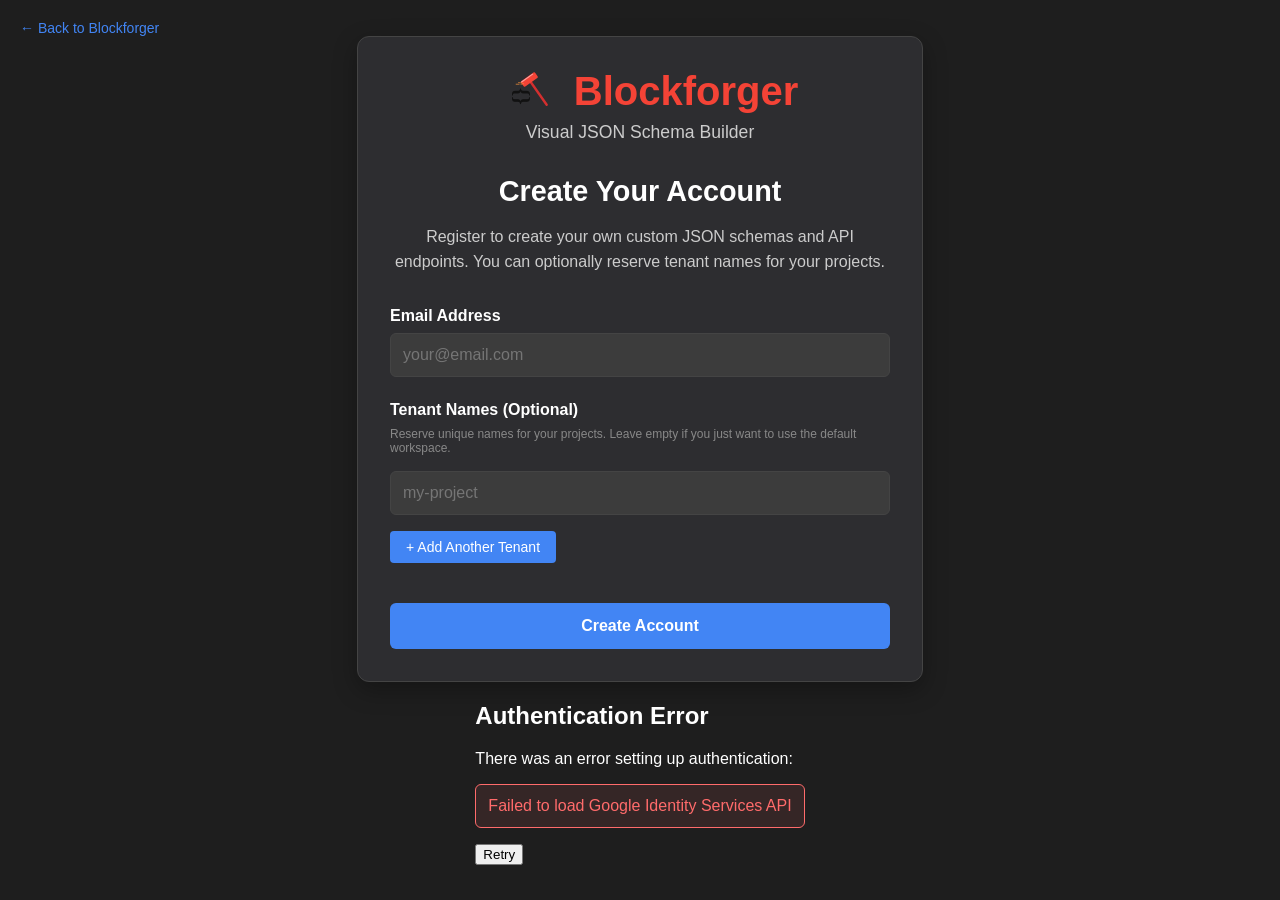
<file: public/register.html>
<!DOCTYPE html>
<html>
<head>
    <meta charset="utf-8">
    <title>Register - Blockforger</title>
    
    <!-- Google OAuth Configuration -->
    <script type="text/javascript" src="oauth-config.js"></script>
    <script type="text/javascript" src="api-config.js"></script>
    <script type="text/javascript" src="google-oauth-auth.js"></script>
    
    <style>
        :root {
            --bg-color: #1e1e1e;
            --text-color: #ffffff;
            --controls-bg: #2d2d30;
            --border-color: #444;
            --primary-color: #4285f4;
            --primary-hover: #3367d6;
            --success-color: #4CAF50;
            --error-color: #ff6b6b;
        }
        
        body {
            background-color: var(--bg-color);
            font-family: 'Segoe UI', Tahoma, Geneva, Verdana, sans-serif;
            color: var(--text-color);
            margin: 0;
            padding: 0;
            min-height: 100vh;
            display: flex;
            flex-direction: column;
            justify-content: center;
            align-items: center;
        }
        
        .register-container {
            background-color: var(--controls-bg);
            border: 1px solid var(--border-color);
            border-radius: 12px;
            padding: 2rem;
            max-width: 500px;
            width: 90%;
            text-align: center;
            box-shadow: 0 8px 24px rgba(0, 0, 0, 0.3);
        }
        
        .logo {
            display: flex;
            align-items: center;
            justify-content: center;
            gap: 12px;
            margin-bottom: 0.5rem;
        }
        
        .logo svg {
            width: 5rem;
            height: 2.5rem;
        }
        
        .logo-text {
            font-size: 2.5rem;
            font-weight: bold;
            color: #f44336;
        }
        
        .tagline {
            color: #cccccc;
            margin-bottom: 2rem;
            font-size: 1.1rem;
        }
        
        h1 {
            color: var(--text-color);
            margin-bottom: 1rem;
            font-size: 1.8rem;
        }
        
        .description {
            color: #cccccc;
            margin-bottom: 2rem;
            line-height: 1.6;
        }
        
        .form-group {
            margin-bottom: 1.5rem;
            text-align: left;
        }
        
        .form-group label {
            display: block;
            margin-bottom: 0.5rem;
            color: var(--text-color);
            font-weight: 600;
        }
        
        .form-group input {
            width: 100%;
            padding: 12px;
            border: 1px solid var(--border-color);
            border-radius: 6px;
            background-color: #3c3c3c;
            color: var(--text-color);
            font-size: 16px;
            box-sizing: border-box;
        }
        
        .form-group input:focus {
            outline: none;
            border-color: var(--primary-color);
            box-shadow: 0 0 0 2px rgba(66, 133, 244, 0.2);
        }
        
        .tenant-inputs {
            margin-top: 1rem;
        }
        
        .tenant-input-group {
            display: flex;
            gap: 8px;
            margin-bottom: 8px;
            align-items: center;
        }
        
        .tenant-input-group input {
            flex: 1;
            margin: 0;
        }
        
        .remove-tenant {
            background: #e22;
            color: white;
            border: none;
            padding: 8px 12px;
            border-radius: 4px;
            cursor: pointer;
            font-size: 14px;
        }
        
        .remove-tenant:hover {
            background: #c11;
        }
        
        .add-tenant {
            background: var(--primary-color);
            color: white;
            border: none;
            padding: 8px 16px;
            border-radius: 4px;
            cursor: pointer;
            font-size: 14px;
            margin-top: 8px;
        }
        
        .add-tenant:hover {
            background: var(--primary-hover);
        }
        
        .register-button {
            background-color: var(--primary-color);
            color: white;
            border: none;
            padding: 14px 32px;
            border-radius: 6px;
            font-size: 16px;
            font-weight: 600;
            cursor: pointer;
            transition: background-color 0.3s;
            width: 100%;
            margin-top: 1rem;
        }
        
        .register-button:hover {
            background-color: var(--primary-hover);
        }
        
        .register-button:disabled {
            background-color: #555;
            cursor: not-allowed;
        }
        
        .error-message {
            color: var(--error-color);
            margin-top: 1rem;
            padding: 12px;
            border: 1px solid var(--error-color);
            border-radius: 6px;
            background-color: rgba(255, 107, 107, 0.1);
        }
        
        .success-message {
            color: var(--success-color);
            margin-top: 1rem;
            padding: 12px;
            border: 1px solid var(--success-color);
            border-radius: 6px;
            background-color: rgba(76, 175, 80, 0.1);
        }
        
        .loading {
            display: none;
            margin-top: 1rem;
        }
        
        .spinner {
            border: 3px solid #333;
            border-top: 3px solid var(--primary-color);
            border-radius: 50%;
            width: 30px;
            height: 30px;
            animation: spin 1s linear infinite;
            margin: 0 auto;
        }
        
        @keyframes spin {
            0% { transform: rotate(0deg); }
            100% { transform: rotate(360deg); }
        }
        
        .help-text {
            font-size: 12px;
            color: #888;
            margin-top: 4px;
        }
        
        .back-link {
            position: absolute;
            top: 20px;
            left: 20px;
            color: var(--primary-color);
            text-decoration: none;
            font-size: 14px;
        }
        
        .back-link:hover {
            text-decoration: underline;
        }
    </style>

    <script>
        // Define functions FIRST before any HTML that uses them
        function addTenantInput() {
            const container = document.getElementById('tenantInputs');
            const inputGroup = document.createElement('div');
            inputGroup.className = 'tenant-input-group';
            inputGroup.innerHTML = `
                <input type="text" placeholder="another-project" pattern="[a-z0-9\\-]+" title="Only lowercase letters, numbers, and hyphens allowed">
                <button type="button" class="remove-tenant" onclick="removeTenantInput(this)">Remove</button>
            `;
            container.appendChild(inputGroup);
        }
        
        function removeTenantInput(button) {
            button.parentElement.remove();
        }
        
        function getTenantNames() {
            const inputs = document.querySelectorAll('#tenantInputs input');
            const tenants = [];
            inputs.forEach(input => {
                const value = input.value.trim().toLowerCase();
                if (value && value !== '') {
                    if (/^[a-z0-9-]+$/.test(value)) {
                        tenants.push(value);
                    }
                }
            });
            return [...new Set(tenants)];
        }
        
        function showError(message) {
            const errorDiv = document.getElementById('errorMessage');
            errorDiv.textContent = message;
            errorDiv.style.display = 'block';
            document.getElementById('successMessage').style.display = 'none';
        }
        
        function setLoading(loading) {
            document.getElementById('loading').style.display = loading ? 'block' : 'none';
            document.getElementById('registerButton').disabled = loading;
            document.getElementById('registerForm').style.display = loading ? 'none' : 'block';
        }
        
        async function handleRegistration(e) {
            e.preventDefault();
            
            const email = document.getElementById('email').value.trim();
            const tenants = getTenantNames();
            
            if (!email) {
                showError('Please enter your email address.');
                return;
            }
            
            const emailRegex = /^[^\s@]+@[^\s@]+\.[^\s@]+$/;
            if (!emailRegex.test(email)) {
                showError('Please enter a valid email address.');
                return;
            }
            
            try {
                setLoading(true);
                
                // Try to get existing Google access token first
                let googleAccessToken = null;
                try {
                    const stored = localStorage.getItem('google_access_token');
                    if (stored) {
                        let payload = null;
                        try { 
                            payload = JSON.parse(stored); 
                        } catch(e) {}
                        const token = (payload && payload.token) ? payload.token : stored;
                        const notExpired = !payload || !payload.expiresAt || Date.now() < payload.expiresAt;
                        if (notExpired) {
                            googleAccessToken = token;
                            console.log('Using existing Google access token');
                        }
                    }
                } catch(e) {
                    console.log('No existing token found');
                }
                
                // If no existing token, try to get a new one via OAuth
                if (!googleAccessToken) {
                    try {
                        console.log('Getting new Google access token...');
                        // Initialize Google OAuth if needed
                        if (typeof GoogleOAuthAuth !== 'undefined') {
                            const googleAuth = new GoogleOAuthAuth();
                            await googleAuth.loadGoogleAPI();
                            await googleAuth.loadClientConfig();
                            await googleAuth.initGoogleSignIn();
                            
                            const tokenResponse = await new Promise((resolve, reject) => {
                                googleAuth.tokenClient.requestAccessToken({
                                    prompt: 'consent',
                                    callback: (response) => {
                                        if (response.error) {
                                            reject(new Error(response.error));
                                        } else {
                                            resolve(response);
                                        }
                                    }
                                });
                            });
                            
                            googleAccessToken = tokenResponse.access_token;
                            console.log('Got new Google access token');
                        }
                    } catch (authError) {
                        console.log('OAuth failed, proceeding without token:', authError.message);
                        // Continue without token for new users
                    }
                }
                
                // Direct API call to Lambda
                const requestBody = {
                    type: 'register',
                    body: {
                        email: email,
                        tenants: tenants
                    }
                };
                
                // Only include token if we have one
                if (googleAccessToken) {
                    requestBody.body.google_access_token = googleAccessToken;
                }
                
                const response = await fetch('https://v3zus6fe5m.execute-api.us-east-1.amazonaws.com/dev/api/register', {
                    method: 'POST',
                    headers: {
                        'Content-Type': 'application/json'
                    },
                    body: JSON.stringify(requestBody)
                });
                
                const result = await response.json();
                
                // Unwrap API Gateway response if needed
                let data = result;
                if (result && typeof result.body === 'string') {
                    try {
                        data = JSON.parse(result.body);
                    } catch (e) {
                        console.error('Failed to parse response body:', e);
                    }
                }
                
                if (response.ok && data.success) {
                    // Store registration data for success page
                    sessionStorage.setItem('registrationResult', JSON.stringify(data));
                    
                    // Redirect to success page
                    window.location.href = 'registration-success.html';
                } else {
                    showError(data.error || 'Registration failed. Please try again.');
                }
                
            } catch (error) {
                console.error('Registration error:', error);
                showError('Registration failed: ' + error.message);
            } finally {
                setLoading(false);
            }
        }
    </script>
</head>
<body>
    <a href="/" class="back-link">← Back to Blockforger</a>
    
    <div class="register-container">
        <div class="logo">
            <svg xmlns="http://www.w3.org/2000/svg" viewBox="0 0 512 256" role="img" aria-labelledby="title desc">
              <title id="title">BlockBuilder Logo</title>
              <desc id="desc">Two curly braces rotated on their side to form a horizontal block with a red hammer striking down on them.</desc>
              <g id="logo" transform="translate(256,128) scale(0.85) translate(-256,-128) translate(0,40)">
                <g id="braces" transform="translate(256,128) rotate(-90)">
                  <text x="0" y="0"
                        text-anchor="middle"
                        dominant-baseline="middle"
                        font-family="Georgia, 'Times New Roman', serif"
                        font-weight="900"
                        font-size="160"
                        fill="#111">
                    <tspan>&#123;</tspan><tspan dx="0">&#125;</tspan>
                  </text>
                </g>
                <g id="hammer" transform="translate(0,0)">
                  <rect x="372" y="-10" width="18" height="230" rx="9" ry="9"
                        fill="#d32f2f" transform="rotate(-35 381 105)"/>
                  <rect x="305" y="-50" width="130" height="50" rx="10" ry="10"
                        fill="#f44336" transform="rotate(-35 383 81)"/>
                  <rect x="300" y="-50" width="110" height="8" rx="4" ry="4"
                        fill="#ffcdd2" opacity="0.7" transform="rotate(-35 383 68)"/>
                </g>
                <g stroke="#ff973d" stroke-width="6" stroke-linecap="round" opacity="0.85">
                  <path d="M 230 25 L 252 27"/>
                  <path d="M 212 37 L 234 37"/>
                  <path d="M 248 37 L 268 33"/>
                </g>
              </g>
            </svg>
            <span class="logo-text">Blockforger</span>
        </div>
        <div class="tagline">Visual JSON Schema Builder</div>
        
        <h1>Create Your Account</h1>
        <div class="description">
            Register to create your own custom JSON schemas and API endpoints. 
            You can optionally reserve tenant names for your projects.
        </div>
        
        <form id="registerForm" onsubmit="handleRegistration(event)">
            <div class="form-group">
                <label for="email">Email Address</label>
                <input type="email" id="email" name="email" required placeholder="your@email.com">
            </div>
            
            <div class="form-group">
                <label for="tenants">Tenant Names (Optional)</label>
                <div class="help-text" style="margin-bottom: 8px;">
                    Reserve unique names for your projects. Leave empty if you just want to use the default workspace.
                </div>
                <div class="tenant-inputs" id="tenantInputs">
                    <div class="tenant-input-group">
                        <input type="text" placeholder="my-project" pattern="[a-z0-9\-]+" title="Only lowercase letters, numbers, and hyphens allowed">
                    </div>
                </div>
                <button type="button" class="add-tenant" onclick="addTenantInput()">+ Add Another Tenant</button>
            </div>
            
            <button type="submit" class="register-button" id="registerButton">
                Create Account
            </button>
        </form>
        
        <div class="loading" id="loading">
            <div class="spinner"></div>
            <p>Processing registration...</p>
        </div>
        
        <div id="errorMessage" class="error-message" style="display: none;"></div>
        <div id="successMessage" class="success-message" style="display: none;"></div>
    </div>
</body>
</html>
</file>
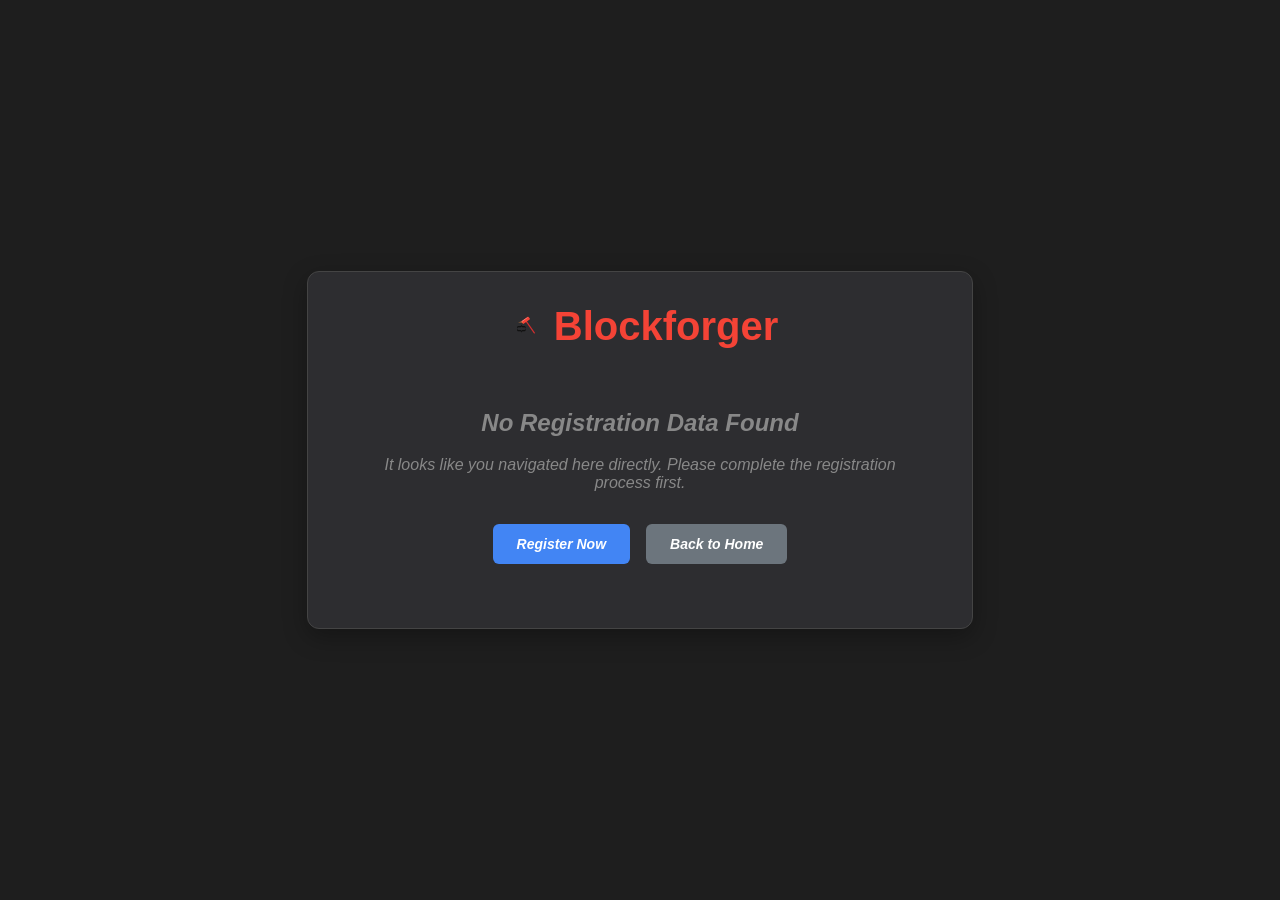
<file: public/registration-success.html>
<!DOCTYPE html>
<html>
<head>
    <meta charset="utf-8">
    <title>Registration Success - Blockforger</title>
    
    <style>
        :root {
            --bg-color: #1e1e1e;
            --text-color: #ffffff;
            --controls-bg: #2d2d30;
            --border-color: #444;
            --primary-color: #4285f4;
            --primary-hover: #3367d6;
            --success-color: #4CAF50;
            --error-color: #ff6b6b;
            --warning-color: #FF9800;
        }
        
        body {
            background-color: var(--bg-color);
            font-family: 'Segoe UI', Tahoma, Geneva, Verdana, sans-serif;
            color: var(--text-color);
            margin: 0;
            padding: 0;
            min-height: 100vh;
            display: flex;
            flex-direction: column;
            justify-content: center;
            align-items: center;
        }
        
        .success-container {
            background-color: var(--controls-bg);
            border: 1px solid var(--border-color);
            border-radius: 12px;
            padding: 2rem;
            max-width: 600px;
            width: 90%;
            text-align: center;
            box-shadow: 0 8px 24px rgba(0, 0, 0, 0.3);
        }
        
        .logo {
            display: flex;
            align-items: center;
            justify-content: center;
            gap: 12px;
            margin-bottom: 0.5rem;
        }
        
        .logo svg {
            width: 2.5rem;
            height: 1.25rem;
        }
        
        .logo-text {
            font-size: 2.5rem;
            font-weight: bold;
            color: #f44336;
        }
        
        .success-icon {
            font-size: 4rem;
            color: var(--success-color);
            margin-bottom: 1rem;
        }
        
        h1 {
            color: var(--success-color);
            margin-bottom: 1rem;
            font-size: 1.8rem;
        }
        
        .description {
            color: #cccccc;
            margin-bottom: 2rem;
            line-height: 1.6;
        }
        
        .results-section {
            margin: 2rem 0;
            text-align: left;
        }
        
        .results-section h3 {
            color: var(--text-color);
            margin-bottom: 1rem;
            font-size: 1.2rem;
        }
        
        .tenant-list {
            background-color: #3c3c3c;
            border-radius: 8px;
            padding: 1rem;
            margin-bottom: 1rem;
        }
        
        .tenant-item {
            padding: 12px;
            border-bottom: 1px solid #555;
            border-radius: 8px;
            margin-bottom: 8px;
            background-color: rgba(255, 255, 255, 0.02);
        }
        
        .tenant-item:last-child {
            border-bottom: none;
            margin-bottom: 0;
        }
        
        .tenant-header {
            display: flex;
            align-items: center;
            margin-bottom: 8px;
        }
        
        .tenant-status {
            width: 20px;
            height: 20px;
            border-radius: 50%;
            margin-right: 12px;
            display: flex;
            align-items: center;
            justify-content: center;
            font-size: 12px;
            font-weight: bold;
        }
        
        .tenant-status.success {
            background-color: var(--success-color);
            color: white;
        }
        
        .tenant-status.failed {
            background-color: var(--error-color);
            color: white;
        }
        
        .tenant-name {
            flex: 1;
            font-family: 'Consolas', 'Monaco', 'Courier New', monospace;
            font-size: 16px;
            font-weight: 600;
        }
        
        .tenant-message {
            font-size: 12px;
            color: #888;
            margin-bottom: 8px;
        }
        
        .tenant-actions {
            display: flex;
            gap: 8px;
            flex-wrap: wrap;
        }
        
        .tenant-action-link {
            display: inline-flex;
            align-items: center;
            gap: 4px;
            padding: 6px 12px;
            border-radius: 4px;
            text-decoration: none;
            font-size: 12px;
            font-weight: 600;
            transition: all 0.2s ease;
        }
        
        .tenant-action-link.view {
            background-color: var(--primary-color);
            color: white;
        }
        
        .tenant-action-link.view:hover {
            background-color: var(--primary-hover);
        }
        
        .tenant-action-link.build {
            background-color: var(--success-color);
            color: white;
        }
        
        .tenant-action-link.build:hover {
            background-color: #45a049;
        }
        
        .tenant-action-link.swagger {
            background-color: #FF6C37;
            color: white;
        }
        
        .tenant-action-link.swagger:hover {
            background-color: #e55a2b;
        }
        
        
        .user-info {
            background-color: #3c3c3c;
            border-radius: 8px;
            padding: 1rem;
            margin-bottom: 2rem;
            text-align: left;
        }
        
        .user-info h4 {
            margin: 0 0 8px 0;
            color: var(--text-color);
        }
        
        .user-info p {
            margin: 4px 0;
            font-size: 14px;
            color: #cccccc;
        }
        
        .action-buttons {
            display: flex;
            gap: 1rem;
            justify-content: center;
            flex-wrap: wrap;
            margin-top: 2rem;
        }
        
        .action-button {
            background-color: var(--primary-color);
            color: white;
            border: none;
            padding: 12px 24px;
            border-radius: 6px;
            font-size: 14px;
            font-weight: 600;
            cursor: pointer;
            transition: background-color 0.3s;
            text-decoration: none;
            display: inline-block;
        }
        
        .action-button:hover {
            background-color: var(--primary-hover);
        }
        
        .action-button.secondary {
            background-color: #6c757d;
        }
        
        .action-button.secondary:hover {
            background-color: #5a6268;
        }
        
        .action-button.success {
            background-color: var(--success-color);
        }
        
        .action-button.success:hover {
            background-color: #45a049;
        }
        
        .no-data {
            text-align: center;
            color: #888;
            font-style: italic;
            padding: 2rem;
        }
        
        .warning-box {
            background-color: rgba(255, 152, 0, 0.1);
            border: 1px solid var(--warning-color);
            border-radius: 6px;
            padding: 1rem;
            margin: 1rem 0;
            color: var(--warning-color);
        }
        
        .warning-box h4 {
            margin: 0 0 8px 0;
            color: var(--warning-color);
        }
    </style>
</head>
<body>
    <div class="success-container">
        <div class="logo">
            <svg xmlns="http://www.w3.org/2000/svg" viewBox="0 0 512 256" role="img" aria-labelledby="title desc">
              <title id="title">BlockBuilder Logo</title>
              <desc id="desc">Two curly braces rotated on their side to form a horizontal block with a red hammer striking down on them.</desc>
              <g id="logo" transform="translate(256,128) scale(0.85) translate(-256,-128) translate(0,40)">
                <g id="braces" transform="translate(256,128) rotate(-90)">
                  <text x="0" y="0"
                        text-anchor="middle"
                        dominant-baseline="middle"
                        font-family="Georgia, 'Times New Roman', serif"
                        font-weight="900"
                        font-size="160"
                        fill="#111">
                    <tspan>&#123;</tspan><tspan dx="0">&#125;</tspan>
                  </text>
                </g>
                <g id="hammer" transform="translate(0,0)">
                  <rect x="372" y="-10" width="18" height="230" rx="9" ry="9"
                        fill="#d32f2f" transform="rotate(-35 381 105)"/>
                  <rect x="305" y="-50" width="130" height="50" rx="10" ry="10"
                        fill="#f44336" transform="rotate(-35 383 81)"/>
                  <rect x="300" y="-50" width="110" height="8" rx="4" ry="4"
                        fill="#ffcdd2" opacity="0.7" transform="rotate(-35 383 68)"/>
                </g>
                <g stroke="#ff973d" stroke-width="6" stroke-linecap="round" opacity="0.85">
                  <path d="M 230 25 L 252 27"/>
                  <path d="M 212 37 L 234 37"/>
                  <path d="M 248 37 L 268 33"/>
                </g>
              </g>
            </svg>
            <span class="logo-text">Blockforger</span>
        </div>
        <div class="success-icon">✅</div>
        
        <h1>Registration Successful!</h1>
        <div class="description">
            Welcome to Blockforger! Your account has been created and you're ready to start building JSON schemas.
        </div>
        
        <div class="user-info" id="userInfo">
            <h4>Account Details</h4>
            <p><strong>Email:</strong> <span id="userEmail">Loading...</span></p>
            <p><strong>Registration Date:</strong> <span id="registrationDate">Just now</span></p>
        </div>
        
        <div class="results-section" id="tenantResults" style="display: none;">
            <h3>Your Registered Tenants</h3>
            <div class="tenant-list" id="tenantList">
                <!-- Tenant results will be populated here -->
            </div>
        </div>
        
        <div class="warning-box" id="failedTenantsWarning" style="display: none;">
            <h4>⚠️ Some Tenant Names Were Not Available</h4>
            <p>The tenant names that failed to register are already taken by other users. You can try different names or use the default workspace to get started.</p>
        </div>
        
        <div class="action-buttons">
            <a href="#" id="billingLink" class="action-button secondary">Manage Billing</a>
            <a href="register.html" class="action-button secondary">Register More Tenants</a>
        </div>
    </div>

    <script>
        // Load and display registration results
        function loadRegistrationResults() {
            try {
                const resultData = sessionStorage.getItem('registrationResult');
                if (!resultData) {
                    showNoData();
                    return;
                }
                
                const result = JSON.parse(resultData);
                console.log('Registration result:', result);
                
                // Display user info
                displayUserInfo(result);
                
                // Display tenant results if any
                if (result.tenants && result.tenants.length > 0) {
                    displayTenantResults(result.tenants, result.failed_tenants || []);
                }
                
                // Update billing link
                updateBillingLink(result.user_email);
                
                // Clean up session storage
                sessionStorage.removeItem('registrationResult');
                
            } catch (error) {
                console.error('Error loading registration results:', error);
                showNoData();
            }
        }
        
        function displayUserInfo(result) {
            document.getElementById('userEmail').textContent = result.user_email || 'Unknown';
            
            const now = new Date();
            document.getElementById('registrationDate').textContent = now.toLocaleDateString() + ' at ' + now.toLocaleTimeString();
        }
        
        function displayTenantResults(successfulTenants, failedTenants) {
            const tenantResults = document.getElementById('tenantResults');
            const tenantList = document.getElementById('tenantList');
            const failedWarning = document.getElementById('failedTenantsWarning');
            
            tenantResults.style.display = 'block';
            tenantList.innerHTML = '';
            
            // Show successful tenants
            successfulTenants.forEach(tenant => {
                const tenantItem = document.createElement('div');
                tenantItem.className = 'tenant-item';
                
                // Create the initial data for "Start building" link
                const initialData = {
                    type: "json",
                    body: {
                        extension: tenant,
                        schema: []
                    }
                };
                const encodedData = encodeURIComponent(JSON.stringify(initialData));
                const buildUrl = `/?tenant=meta&initial=${encodedData}&rootSchema=configuretenant`;
                
                tenantItem.innerHTML = `
                    <div class="tenant-header">
                        <div class="tenant-status success">✓</div>
                        <div class="tenant-name">${tenant}</div>
                    </div>
                    <div class="tenant-message">Successfully registered - Choose an action below</div>
                    <div class="tenant-actions">
                        <a href="/?tenant=${encodeURIComponent(tenant)}" class="tenant-action-link view">
                            👁️ View my page
                        </a>
                        <a href="${buildUrl}" class="tenant-action-link build">
                            🔧 Start building
                        </a>
                        <a href="swagger-schema-generator.html?tenant=${encodeURIComponent(tenant)}" class="tenant-action-link swagger">
                            <img src="media/swagger.png" alt="Swagger" style="width: 12px; height: 12px;"> Swagger
                        </a>
                    </div>
                `;
                tenantList.appendChild(tenantItem);
            });
            
            // Show failed tenants
            failedTenants.forEach(tenant => {
                const tenantItem = document.createElement('div');
                tenantItem.className = 'tenant-item';
                tenantItem.innerHTML = `
                    <div class="tenant-status failed">✗</div>
                    <div class="tenant-name">${tenant}</div>
                    <div class="tenant-message">Already taken or invalid</div>
                `;
                tenantList.appendChild(tenantItem);
            });
            
            // Show warning if there were failures
            if (failedTenants.length > 0) {
                failedWarning.style.display = 'block';
            }
        }
        
        function updateBillingLink(userEmail) {
            const billingLink = document.getElementById('billingLink');
            if (userEmail) {
                billingLink.href = `billing.html?user=${encodeURIComponent(userEmail)}`;
            } else {
                billingLink.href = 'billing.html';
            }
        }
    
        
        function showNoData() {
            const container = document.querySelector('.success-container');
            container.innerHTML = `
                <div class="logo">
                    <svg xmlns="http://www.w3.org/2000/svg" viewBox="0 0 512 256" role="img" aria-labelledby="title desc">
                      <title id="title">BlockBuilder Logo</title>
                      <desc id="desc">Two curly braces rotated on their side to form a horizontal block with a red hammer striking down on them.</desc>
                      <g id="logo" transform="translate(256,128) scale(0.85) translate(-256,-128) translate(0,40)">
                        <g id="braces" transform="translate(256,128) rotate(-90)">
                          <text x="0" y="0"
                                text-anchor="middle"
                                dominant-baseline="middle"
                                font-family="Georgia, 'Times New Roman', serif"
                                font-weight="900"
                                font-size="160"
                                fill="#111">
                            <tspan>&#123;</tspan><tspan dx="0">&#125;</tspan>
                          </text>
                        </g>
                        <g id="hammer" transform="translate(0,0)">
                          <rect x="372" y="-10" width="18" height="230" rx="9" ry="9"
                                fill="#d32f2f" transform="rotate(-35 381 105)"/>
                          <rect x="305" y="-50" width="130" height="50" rx="10" ry="10"
                                fill="#f44336" transform="rotate(-35 383 81)"/>
                          <rect x="300" y="-50" width="110" height="8" rx="4" ry="4"
                                fill="#ffcdd2" opacity="0.7" transform="rotate(-35 383 68)"/>
                        </g>
                        <g stroke="#ff973d" stroke-width="6" stroke-linecap="round" opacity="0.85">
                          <path d="M 230 25 L 252 27"/>
                          <path d="M 212 37 L 234 37"/>
                          <path d="M 248 37 L 268 33"/>
                        </g>
                      </g>
                    </svg>
                    <span class="logo-text">Blockforger</span>
                </div>
                <div class="no-data">
                    <h2>No Registration Data Found</h2>
                    <p>It looks like you navigated here directly. Please complete the registration process first.</p>
                    <div class="action-buttons">
                        <a href="register.html" class="action-button">Register Now</a>
                        <a href="/" class="action-button secondary">Back to Home</a>
                    </div>
                </div>
            `;
        }
        
        // Load results when page loads
        window.addEventListener('load', () => {
            loadRegistrationResults();
        });
    </script>
</body>
</html>
</file>
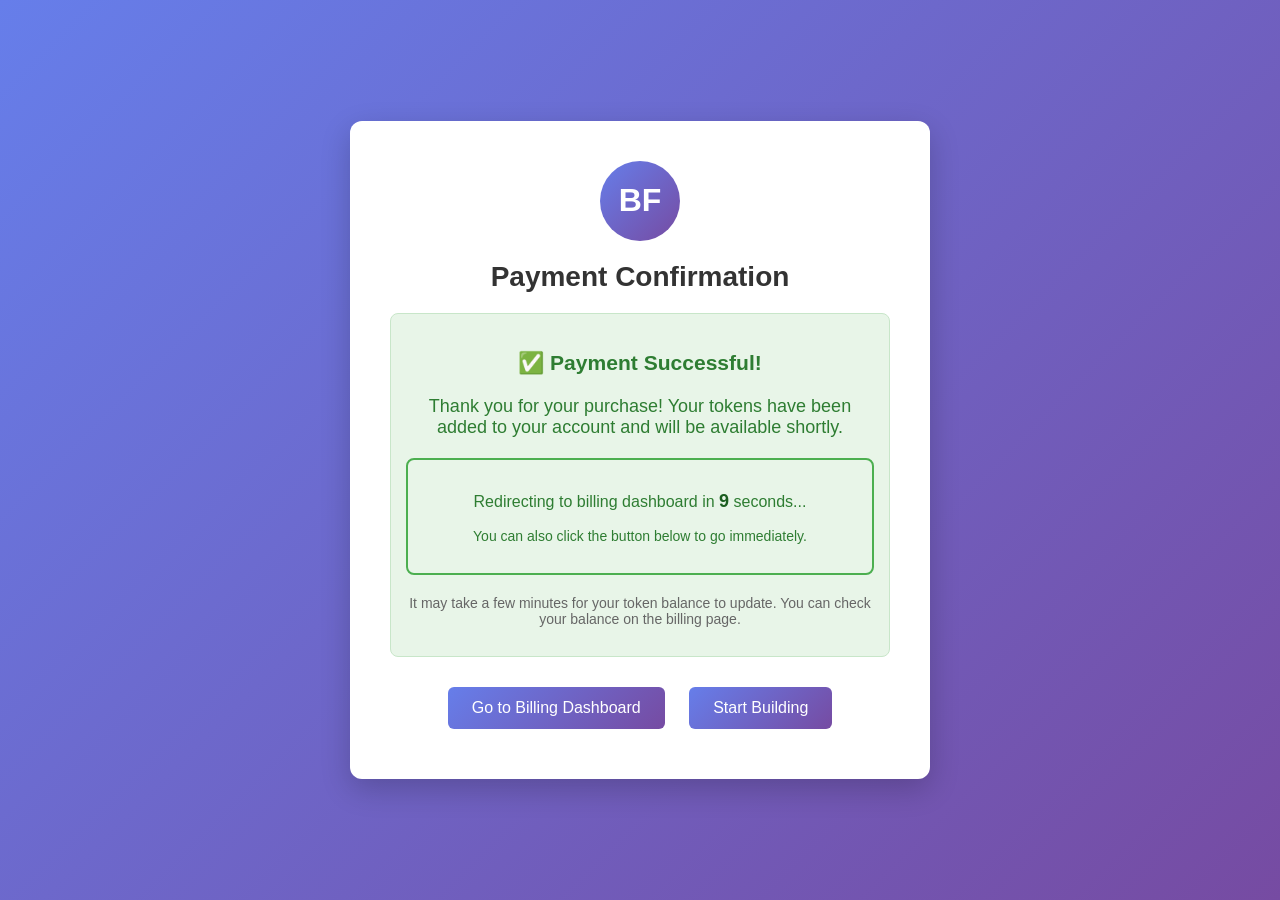
<file: public/stripe.html>
<!DOCTYPE html>
<html lang="en">
<head>
    <meta charset="UTF-8">
    <meta name="viewport" content="width=device-width, initial-scale=1.0">
    <title>Payment Confirmation - BlockForger</title>
    <style>
        body {
            font-family: 'Segoe UI', Tahoma, Geneva, Verdana, sans-serif;
            background: linear-gradient(135deg, #667eea 0%, #764ba2 100%);
            margin: 0;
            padding: 0;
            min-height: 100vh;
            display: flex;
            align-items: center;
            justify-content: center;
        }
        
        .container {
            background: white;
            border-radius: 12px;
            box-shadow: 0 10px 30px rgba(0,0,0,0.2);
            padding: 40px;
            text-align: center;
            max-width: 500px;
            width: 90%;
        }
        
        .logo {
            width: 80px;
            height: 80px;
            margin: 0 auto 20px;
            background: linear-gradient(135deg, #667eea 0%, #764ba2 100%);
            border-radius: 50%;
            display: flex;
            align-items: center;
            justify-content: center;
            color: white;
            font-size: 32px;
            font-weight: bold;
        }
        
        h1 {
            color: #333;
            margin-bottom: 10px;
            font-size: 28px;
        }
        
        .status {
            font-size: 18px;
            margin: 20px 0;
            padding: 15px;
            border-radius: 8px;
        }
        
        .status.processing {
            background: #e3f2fd;
            color: #1976d2;
            border: 1px solid #bbdefb;
        }
        
        .status.success {
            background: #e8f5e8;
            color: #2e7d32;
            border: 1px solid #c8e6c9;
        }
        
        .status.error {
            background: #ffebee;
            color: #c62828;
            border: 1px solid #ffcdd2;
        }
        
        .spinner {
            border: 3px solid #f3f3f3;
            border-top: 3px solid #667eea;
            border-radius: 50%;
            width: 40px;
            height: 40px;
            animation: spin 1s linear infinite;
            margin: 20px auto;
        }
        
        @keyframes spin {
            0% { transform: rotate(0deg); }
            100% { transform: rotate(360deg); }
        }
        
        .button {
            background: linear-gradient(135deg, #667eea 0%, #764ba2 100%);
            color: white;
            border: none;
            padding: 12px 24px;
            border-radius: 6px;
            font-size: 16px;
            cursor: pointer;
            text-decoration: none;
            display: inline-block;
            margin: 10px;
            transition: transform 0.2s;
        }
        
        .button:hover {
            transform: translateY(-2px);
        }
        
        .details {
            background: #f5f5f5;
            border-radius: 8px;
            padding: 15px;
            margin: 20px 0;
            text-align: left;
        }
        
        .details h3 {
            margin-top: 0;
            color: #333;
        }
        
        .details p {
            margin: 5px 0;
            color: #666;
        }
        
        .countdown {
            background: #e8f5e8;
            border: 2px solid #4caf50;
            border-radius: 8px;
            padding: 15px;
            margin: 20px 0;
            font-size: 16px;
            color: #2e7d32;
        }
        
        .countdown-timer {
            font-weight: bold;
            font-size: 18px;
            color: #1b5e20;
        }
    </style>
</head>
<body>
    <div class="container">
        <div class="logo">BF</div>
        <h1>Payment Confirmation</h1>
        
        <div id="statusContainer">
            <div class="status success">
                <h3>✅ Payment Successful!</h3>
                <p>Thank you for your purchase! Your tokens have been added to your account and will be available shortly.</p>
                <p style="margin-top: 20px; font-size: 14px; color: #666;">
                    It may take a few minutes for your token balance to update. You can check your balance on the billing page.
                </p>
            </div>
        </div>
        
        <div id="actionsContainer">
            <a href="#" id="billingLink" class="button">Go to Billing Dashboard</a>
            <a href="#" id="indexLink" class="button">Start Building</a>
        </div>
    </div>

    <script>
        // Initialize tenant and handle redirects
        function initializeTenant() {
            // Get tenant from URL parameters or browser storage
            const urlParams = new URLSearchParams(window.location.search);
            let tenant = urlParams.get('tenant');
            
            // If no tenant in URL, try to get from localStorage (last_tenant is the key we use)
            if (!tenant) {
                tenant = localStorage.getItem('last_tenant');
                console.log('No tenant in URL, found stored tenant:', tenant);
                
                if (tenant) {
                    // Redirect to the same page with the tenant parameter
                    console.log('Redirecting to stripe.html with tenant:', tenant);
                    window.location.href = `stripe.html?tenant=${encodeURIComponent(tenant)}`;
                    return; // Stop execution, page will reload
                } else {
                    // No stored tenant, default to 'default'
                    tenant = 'default';
                    console.log('No stored tenant found, using default');
                }
            } else {
                // Store tenant for future use using the same key as other pages
                localStorage.setItem('last_tenant', tenant);
                console.log('Stored tenant in localStorage:', tenant);
            }
            
            console.log('Payment confirmation page loaded for tenant:', tenant);
            return tenant;
        }
        
        // Initialize tenant
        const tenant = initializeTenant();
        
        // Set up navigation links with tenant context
        function setupNavigationLinks() {
            const billingLink = document.getElementById('billingLink');
            const indexLink = document.getElementById('indexLink');
            
            console.log('🔍 setupNavigationLinks - tenant:', tenant);
            console.log('🔍 setupNavigationLinks - billingLink element:', billingLink);
            console.log('🔍 setupNavigationLinks - indexLink element:', indexLink);
            
            if (billingLink) {
                const billingUrl = `billing.html?tenant=${encodeURIComponent(tenant)}`;
                billingLink.href = billingUrl;
                console.log('🔍 Set billing link to:', billingUrl);
            }
            
            if (indexLink) {
                const indexUrl = `index.html?tenant=${encodeURIComponent(tenant)}`;
                indexLink.href = indexUrl;
                console.log('🔍 Set index link to:', indexUrl);
            }
        }
        
        // Handle different payment scenarios
        function handlePaymentStatus() {
            const urlParams = new URLSearchParams(window.location.search);
            const statusContainer = document.getElementById('statusContainer');
            
            // Check for common Stripe return parameters
            const sessionId = urlParams.get('session_id');
            const success = urlParams.get('success');
            const canceled = urlParams.get('canceled');
            
            if (canceled === 'true' || urlParams.get('cancelled') === 'true') {
                // Payment was canceled
                statusContainer.innerHTML = `
                    <div class="status error">
                        <h3>❌ Payment Canceled</h3>
                        <p>Your payment was canceled. No charges were made to your account.</p>
                        <p>You can try purchasing tokens again anytime from the billing page.</p>
                    </div>
                `;
            } else if (success === 'false') {
                // Payment failed
                statusContainer.innerHTML = `
                    <div class="status error">
                        <h3>❌ Payment Failed</h3>
                        <p>There was an issue processing your payment. Please try again.</p>
                        <p>If the problem persists, please contact support.</p>
                    </div>
                `;
            } else {
                // Default to success message (most common case)
                statusContainer.innerHTML = `
                    <div class="status success">
                        <h3>✅ Payment Successful!</h3>
                        <p>Thank you for your purchase! Your tokens have been added to your account and will be available shortly.</p>
                        <div class="countdown">
                            <p>Redirecting to billing dashboard in <span class="countdown-timer" id="countdownTimer">10</span> seconds...</p>
                            <p style="font-size: 14px; margin-top: 10px;">You can also click the button below to go immediately.</p>
                        </div>
                        <p style="margin-top: 20px; font-size: 14px; color: #666;">
                            It may take a few minutes for your token balance to update. You can check your balance on the billing page.
                        </p>
                    </div>
                `;
                
                // Start countdown timer for successful payments
                startCountdownTimer();
            }
        }
        
        // Start countdown timer for auto-redirect
        function startCountdownTimer() {
            let timeLeft = 10;
            const countdownElement = document.getElementById('countdownTimer');
            const billingUrl = `billing.html?tenant=${encodeURIComponent(tenant)}`;
            
            const timer = setInterval(() => {
                timeLeft--;
                if (countdownElement) {
                    countdownElement.textContent = timeLeft;
                }
                
                if (timeLeft <= 0) {
                    clearInterval(timer);
                    console.log('🔄 Auto-redirecting to billing dashboard:', billingUrl);
                    window.location.href = billingUrl;
                }
            }, 1000);
            
            // Store timer reference so it can be cleared if user clicks manually
            window.countdownTimer = timer;
        }
        
        // Initialize page when DOM is loaded
        document.addEventListener('DOMContentLoaded', () => {
            setupNavigationLinks();
            handlePaymentStatus();
            
            // Add click event listeners for debugging
            const billingLink = document.getElementById('billingLink');
            const indexLink = document.getElementById('indexLink');
            
            if (billingLink) {
                billingLink.addEventListener('click', (e) => {
                    console.log('🔍 Billing link clicked!');
                    console.log('🔍 Current href:', billingLink.href);
                    console.log('🔍 Expected href:', `billing.html?tenant=${encodeURIComponent(tenant)}`);
                    
                    // Clear the countdown timer if it's running
                    if (window.countdownTimer) {
                        clearInterval(window.countdownTimer);
                        console.log('🔄 Countdown timer cleared - manual redirect');
                    }
                });
            }
            
            if (indexLink) {
                indexLink.addEventListener('click', (e) => {
                    console.log('🔍 Index link clicked!');
                    console.log('🔍 Current href:', indexLink.href);
                });
            }
            
            console.log('Stripe confirmation page initialized with tenant:', tenant);
        });
    </script>
</body>
</html>
</file>
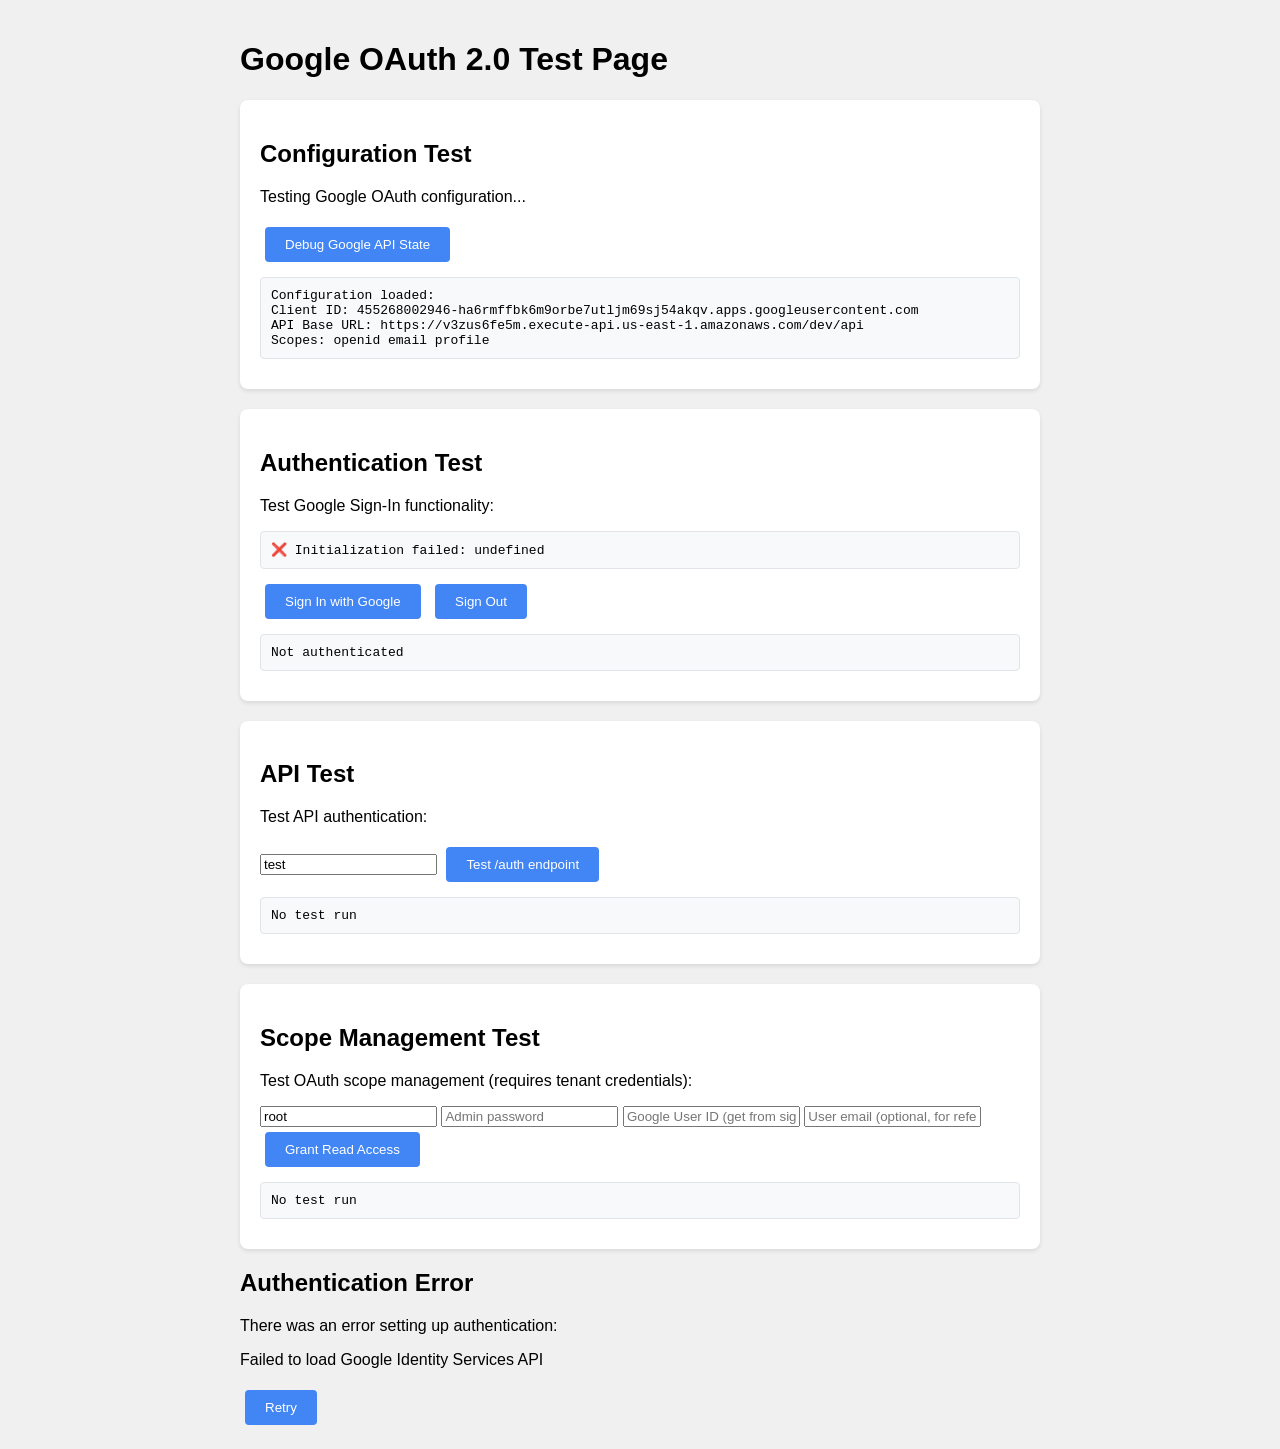
<file: public/test-oauth.html>
<!DOCTYPE html>
<html>
<head>
    <meta charset="utf-8">
    <title>Google OAuth Test</title>
    <script type="text/javascript" src="oauth-config.js"></script>
    <script type="text/javascript" src="google-oauth-auth.js"></script>
    <style>
        body {
            font-family: Arial, sans-serif;
            max-width: 800px;
            margin: 0 auto;
            padding: 20px;
            background: #f0f0f0;
        }
        .test-section {
            background: white;
            padding: 20px;
            margin: 20px 0;
            border-radius: 8px;
            box-shadow: 0 2px 4px rgba(0,0,0,0.1);
        }
        button {
            background: #4285f4;
            color: white;
            border: none;
            padding: 10px 20px;
            border-radius: 4px;
            cursor: pointer;
            margin: 5px;
        }
        button:hover {
            background: #3367d6;
        }
        .result {
            background: #f8f9fa;
            border: 1px solid #e1e4e8;
            border-radius: 4px;
            padding: 10px;
            margin: 10px 0;
            font-family: monospace;
            white-space: pre-wrap;
        }
    </style>
</head>
<body>
    <h1>Google OAuth 2.0 Test Page</h1>
    
    <div class="test-section">
        <h2>Configuration Test</h2>
        <p>Testing Google OAuth configuration...</p>
        <button onclick="debugGoogleAPI()">Debug Google API State</button>
        <div id="config-result" class="result">Loading...</div>
    </div>
    
    <div class="test-section">
        <h2>Authentication Test</h2>
        <p>Test Google Sign-In functionality:</p>
        <div id="api-status" class="result">Initializing Google API...</div>
        <button id="sign-in-btn" onclick="testSignIn()" disabled>Sign In with Google</button>
        <button onclick="testSignOut()">Sign Out</button>
        <div id="auth-result" class="result">Not authenticated</div>
    </div>
    
    <div class="test-section">
        <h2>API Test</h2>
        <p>Test API authentication:</p>
        <input type="text" id="tenant-id" placeholder="Enter tenant ID" value="test">
        <button onclick="testAuth()">Test /auth endpoint</button>
        <div id="api-result" class="result">No test run</div>
    </div>
    
    <div class="test-section">
        <h2>Scope Management Test</h2>
        <p>Test OAuth scope management (requires tenant credentials):</p>
        <input type="text" id="admin-tenant" placeholder="Admin tenant ID" value="root">
        <input type="password" id="admin-password" placeholder="Admin password">
        <input type="text" id="google-user-id" placeholder="Google User ID (get from sign in)">
        <input type="email" id="user-email" placeholder="User email (optional, for reference)">
        <button onclick="testScopeManagement()">Grant Read Access</button>
        <div id="scope-result" class="result">No test run</div>
    </div>

    <script>
        let tokenClient;
        let accessToken;
        let userEmail;

        // Test configuration
        function testConfig() {
            const configResult = document.getElementById('config-result');
            
            if (window.GOOGLE_OAUTH_CONFIG) {
                configResult.textContent = `Configuration loaded:
Client ID: ${window.GOOGLE_OAUTH_CONFIG.CLIENT_ID}
API Base URL: ${window.GOOGLE_OAUTH_CONFIG.API_BASE_URL}
Scopes: ${window.GOOGLE_OAUTH_CONFIG.SCOPES}`;
                
                if (window.GOOGLE_OAUTH_CONFIG.CLIENT_ID === 'YOUR_GOOGLE_CLIENT_ID.apps.googleusercontent.com') {
                    configResult.textContent += '\n\n⚠️ WARNING: Client ID not configured! Please update oauth-config.js';
                }
            } else {
                configResult.textContent = '❌ Configuration not found! Check oauth-config.js';
            }
        }

        // Initialize Google Identity Services
        async function initGoogleAPI() {
            try {
                console.log('Starting Google Identity Services initialization...');
                
                if (window.google && window.google.accounts) {
                    console.log('Google Identity Services already loaded');
                    return;
                }
                
                console.log('Loading Google Identity Services script...');
                await new Promise((resolve, reject) => {
                    const script = document.createElement('script');
                    script.src = 'https://accounts.google.com/gsi/client';
                    script.onload = () => {
                        console.log('Google Identity Services loaded successfully');
                        resolve();
                    };
                    script.onerror = (error) => {
                        console.error('Failed to load Google Identity Services script:', error);
                        reject(error);
                    };
                    document.head.appendChild(script);
                });

                if (window.GOOGLE_OAUTH_CONFIG && window.GOOGLE_OAUTH_CONFIG.CLIENT_ID !== 'YOUR_GOOGLE_CLIENT_ID.apps.googleusercontent.com') {
                    console.log('Initializing Google Identity Services with client ID:', window.GOOGLE_OAUTH_CONFIG.CLIENT_ID);
                    
                    // Initialize Google Identity Services
                    google.accounts.id.initialize({
                        client_id: window.GOOGLE_OAUTH_CONFIG.CLIENT_ID,
                        callback: handleCredentialResponse
                    });

                    // Initialize OAuth token client
                    tokenClient = google.accounts.oauth2.initTokenClient({
                        client_id: window.GOOGLE_OAUTH_CONFIG.CLIENT_ID,
                        scope: window.GOOGLE_OAUTH_CONFIG.SCOPES,
                        callback: handleTokenResponse
                    });
                    
                    console.log('Google Identity Services initialization complete');
                    
                    // Update UI to show ready state
                    const statusEl = document.getElementById('api-status');
                    const signInBtn = document.getElementById('sign-in-btn');
                    
                    if (statusEl) statusEl.textContent = '✅ Google Identity Services ready';
                    if (signInBtn) signInBtn.disabled = false;
                    
                } else {
                    console.warn('Client ID not configured or is placeholder');
                    const statusEl = document.getElementById('api-status');
                    if (statusEl) statusEl.textContent = '❌ Client ID not configured';
                }
            } catch (error) {
                console.error('Error initializing Google Identity Services:', error);
                const statusEl = document.getElementById('api-status');
                if (statusEl) statusEl.textContent = `❌ Initialization failed: ${error.message}`;
            }
        }

        function handleCredentialResponse(response) {
            console.log('Credential response received:', response);
        }

        function handleTokenResponse(response) {
            console.log('Token response received:', response);
            if (response.access_token) {
                accessToken = response.access_token;
                
                // Get user info
                fetch('https://www.googleapis.com/oauth2/v2/userinfo', {
                    headers: {
                        'Authorization': `Bearer ${accessToken}`
                    }
                }).then(response => response.json())
                .then(userInfo => {
                    userEmail = userInfo.email;
                    const googleUserId = userInfo.id;
                    
                    // Auto-fill the Google User ID in the scope management test
                    document.getElementById('google-user-id').value = googleUserId;
                    
                    // Check permissions for current tenant
                    checkTenantPermissions(googleUserId);
                    
                }).catch(error => {
                    console.error('Error getting user info:', error);
                });
            }
        }

        // Function to check permissions for a specific tenant
        async function checkTenantPermissions(googleUserId) {
            const tenantId = new URLSearchParams(window.location.search).get('tenant') || 'test';
            
            try {
                const response = await fetch('/api/check-permissions', {
                    method: 'POST',
                    headers: {
                        'Content-Type': 'application/json',
                        'Authorization': `Bearer ${accessToken}`
                    },
                    body: JSON.stringify({
                        type: 'check-permissions',
                        body: {
                            tenant: tenantId
                        }
                    })
                });
                
                const result = await response.json();
                
                const authResult = document.getElementById('auth-result');
                authResult.textContent = `✅ Signed in successfully!
Email: ${userEmail}
Google User ID: ${googleUserId}
Tenant: ${tenantId}
Permissions:
  - READ: ${result.permissions?.read ? '✅' : '❌'}
  - WRITE: ${result.permissions?.write ? '✅' : '❌'}
  - ADMIN: ${result.permissions?.admin ? '✅' : '❌'}
Permissions: ${JSON.stringify(result.permissions)}
Access Token: ${accessToken.substring(0, 20)}...`;

            } catch (error) {
                console.error('Error checking permissions:', error);
                const authResult = document.getElementById('auth-result');
                authResult.textContent = `✅ Signed in successfully!
Email: ${userEmail}
Google User ID: ${googleUserId}
Access Token: ${accessToken.substring(0, 20)}...
(Could not check tenant permissions)`;
            }
        }

        // Debug function to check API state
        function debugGoogleAPI() {
            return {
                url: window.location.href,
                origin: window.location.origin,
                protocol: window.location.protocol,
                host: window.location.host,
                hasGoogle: !!window.google,
                hasGoogleAccounts: !!(window.google && window.google.accounts),
                hasTokenClient: !!tokenClient,
                hasAccessToken: !!accessToken,
                userEmail,
                googleOAuthConfig: window.GOOGLE_OAUTH_CONFIG
            };
        }

        // Test sign in
        async function testSignIn() {
            const authResult = document.getElementById('auth-result');
            
            try {
                console.log('testSignIn called');
                debugGoogleAPI();
                
                if (!tokenClient) {
                    authResult.textContent = '❌ Google Identity Services not initialized. Check client ID configuration.';
                    console.error('tokenClient is null/undefined');
                    return;
                }

                console.log('Requesting access token...');
                authResult.textContent = 'Requesting Google authorization...';
                
                // Request access token - this will trigger the callback
                tokenClient.requestAccessToken({
                    prompt: 'consent'
                });
                
            } catch (error) {
                authResult.textContent = `❌ Sign-in failed: ${error.message}`;
                console.error('Sign-in error:', error);
            }
        }

        // Test sign out
        function testSignOut() {
            const authResult = document.getElementById('auth-result');
            
            if (authInstance) {
                authInstance.signOut();
                accessToken = null;
                userEmail = null;
                authResult.textContent = '✅ Signed out successfully';
            } else {
                authResult.textContent = '❌ Not signed in';
            }
        }

        // Test auth endpoint
        async function testAuth() {
            const apiResult = document.getElementById('api-result');
            const tenantId = document.getElementById('tenant-id').value;
            
            if (!accessToken) {
                apiResult.textContent = '❌ Please sign in first';
                return;
            }

            try {
                const apiBaseUrl = window.GOOGLE_OAUTH_CONFIG?.API_BASE_URL || '/api';
                const response = await fetch(`${apiBaseUrl}/auth`, {
                    method: 'POST',
                    headers: {
                        'Content-Type': 'application/json'
                    },
                    body: JSON.stringify({
                        extension: tenantId,
                        google_access_token: accessToken,
                        scope: 'read'
                    })
                });

                const result = await response.json();
                apiResult.textContent = `Status: ${response.status}
Response: ${JSON.stringify(result, null, 2)}`;
                
            } catch (error) {
                apiResult.textContent = `❌ API test failed: ${error.message}`;
            }
        }

        // Test scope management
        async function testScopeManagement() {
            const scopeResult = document.getElementById('scope-result');
            const adminTenant = document.getElementById('admin-tenant').value;
            const adminPassword = document.getElementById('admin-password').value;
            const googleUserIdInput = document.getElementById('google-user-id').value;
            const userEmailInput = document.getElementById('user-email').value;
            
            if (!googleUserIdInput || !accessToken) {
                scopeResult.textContent = '❌ Please sign in first and provide Google User ID';
                return;
            }

            try {
                const apiBaseUrl = window.GOOGLE_OAUTH_CONFIG?.API_BASE_URL || '/api';
                const credentials = btoa(`${adminTenant}:${adminPassword}`);
                
                const requestBody = {
                    extension: adminTenant || 'test',
                    google_user_id: googleUserIdInput,
                    scopes: ['read'],
                    action: 'set'
                };
                
                // Add email for reference if provided
                if (userEmailInput) {
                    requestBody.user_email = userEmailInput;
                }
                
                const response = await fetch(`${apiBaseUrl}/manage_oauth_scopes`, {
                    method: 'POST',
                    headers: {
                        'Content-Type': 'application/json',
                        'Authorization': `Bearer ${accessToken}`
                    },
                    body: JSON.stringify({
                        type: 'manage_oauth_scopes',
                        body: requestBody
                    })
                });

                const result = await response.json();
                scopeResult.textContent = `Status: ${response.status}
Response: ${JSON.stringify(result, null, 2)}`;
                
            } catch (error) {
                scopeResult.textContent = `❌ Scope management test failed: ${error.message}`;
            }
        }

        // Initialize when page loads
        document.addEventListener('DOMContentLoaded', async function() {
            testConfig();
            try {
                await initGoogleAPI();
                console.log('Google API initialization complete');
            } catch (error) {
                console.error('Failed to initialize Google API:', error);
                const statusEl = document.getElementById('api-status');
                if (statusEl) statusEl.textContent = `❌ Failed to initialize: ${error.message}`;
            }
        });
    </script>
</body>
</html>
</file>
